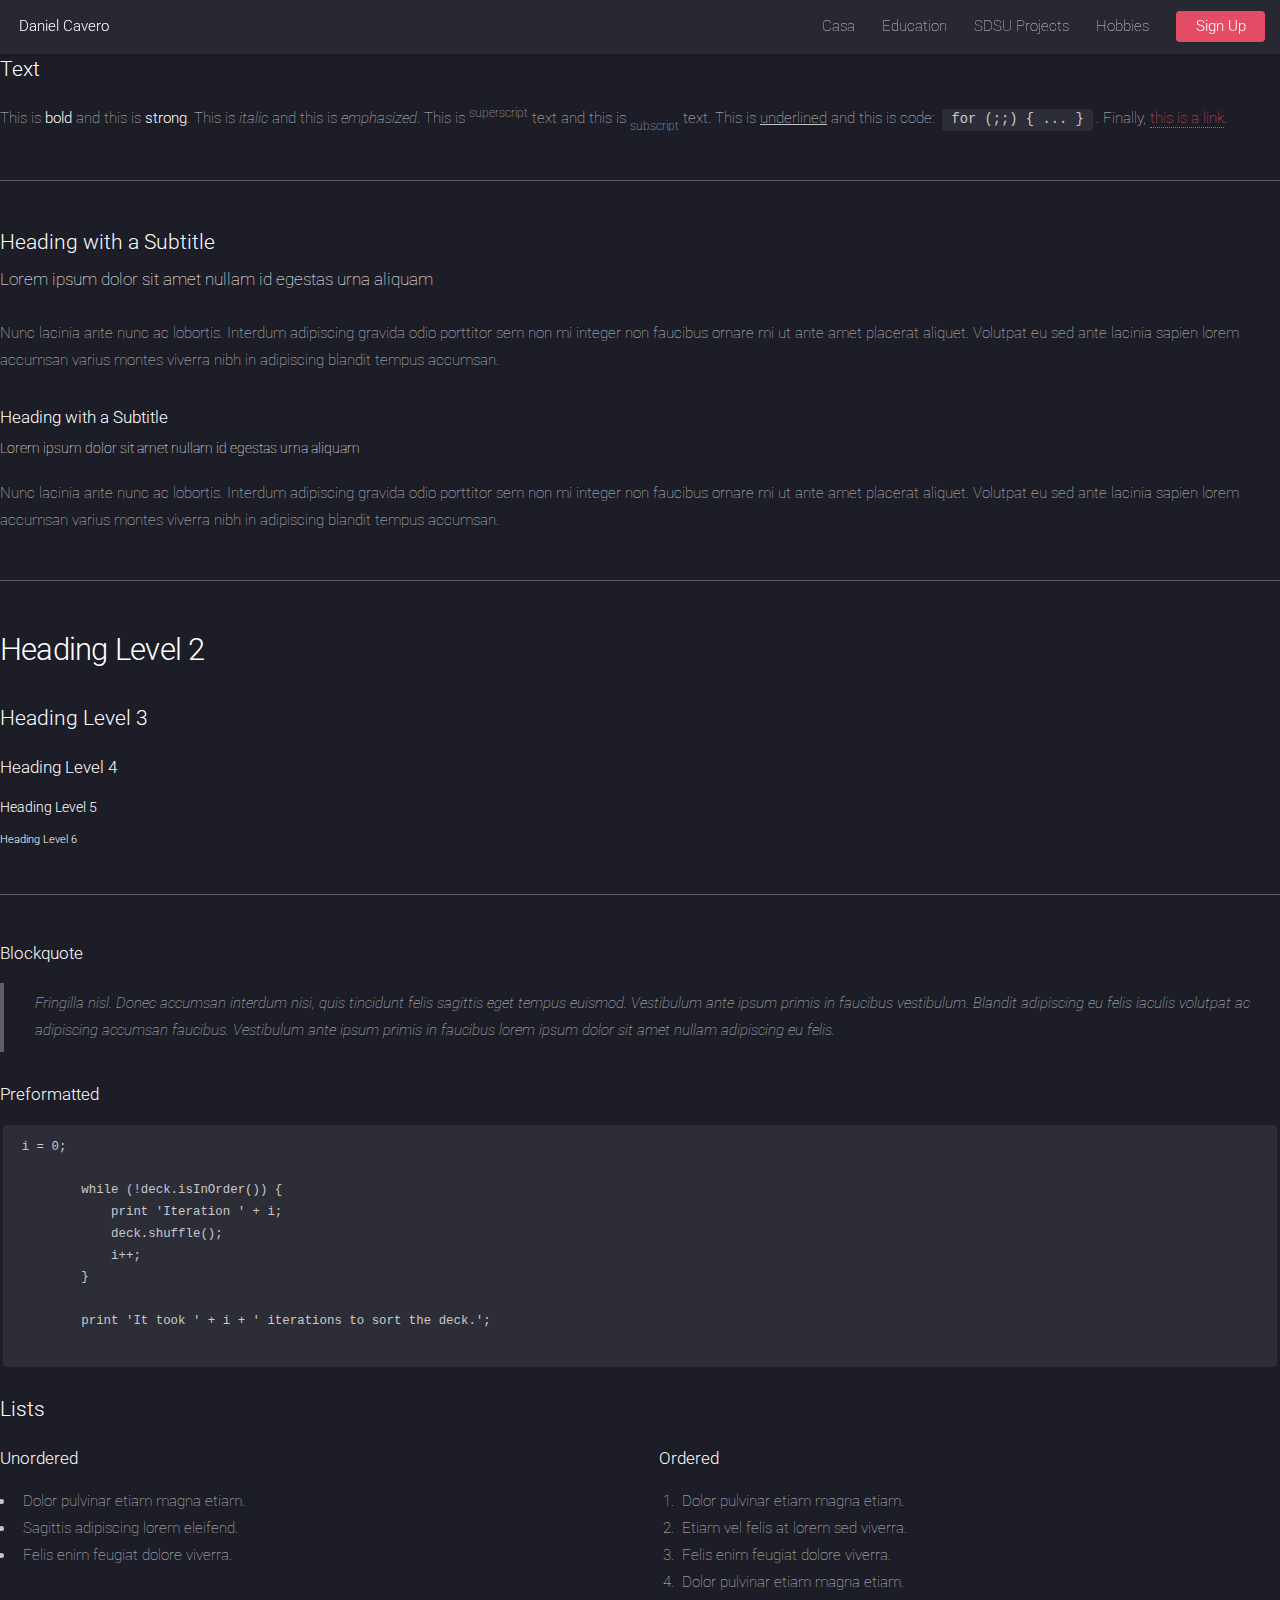
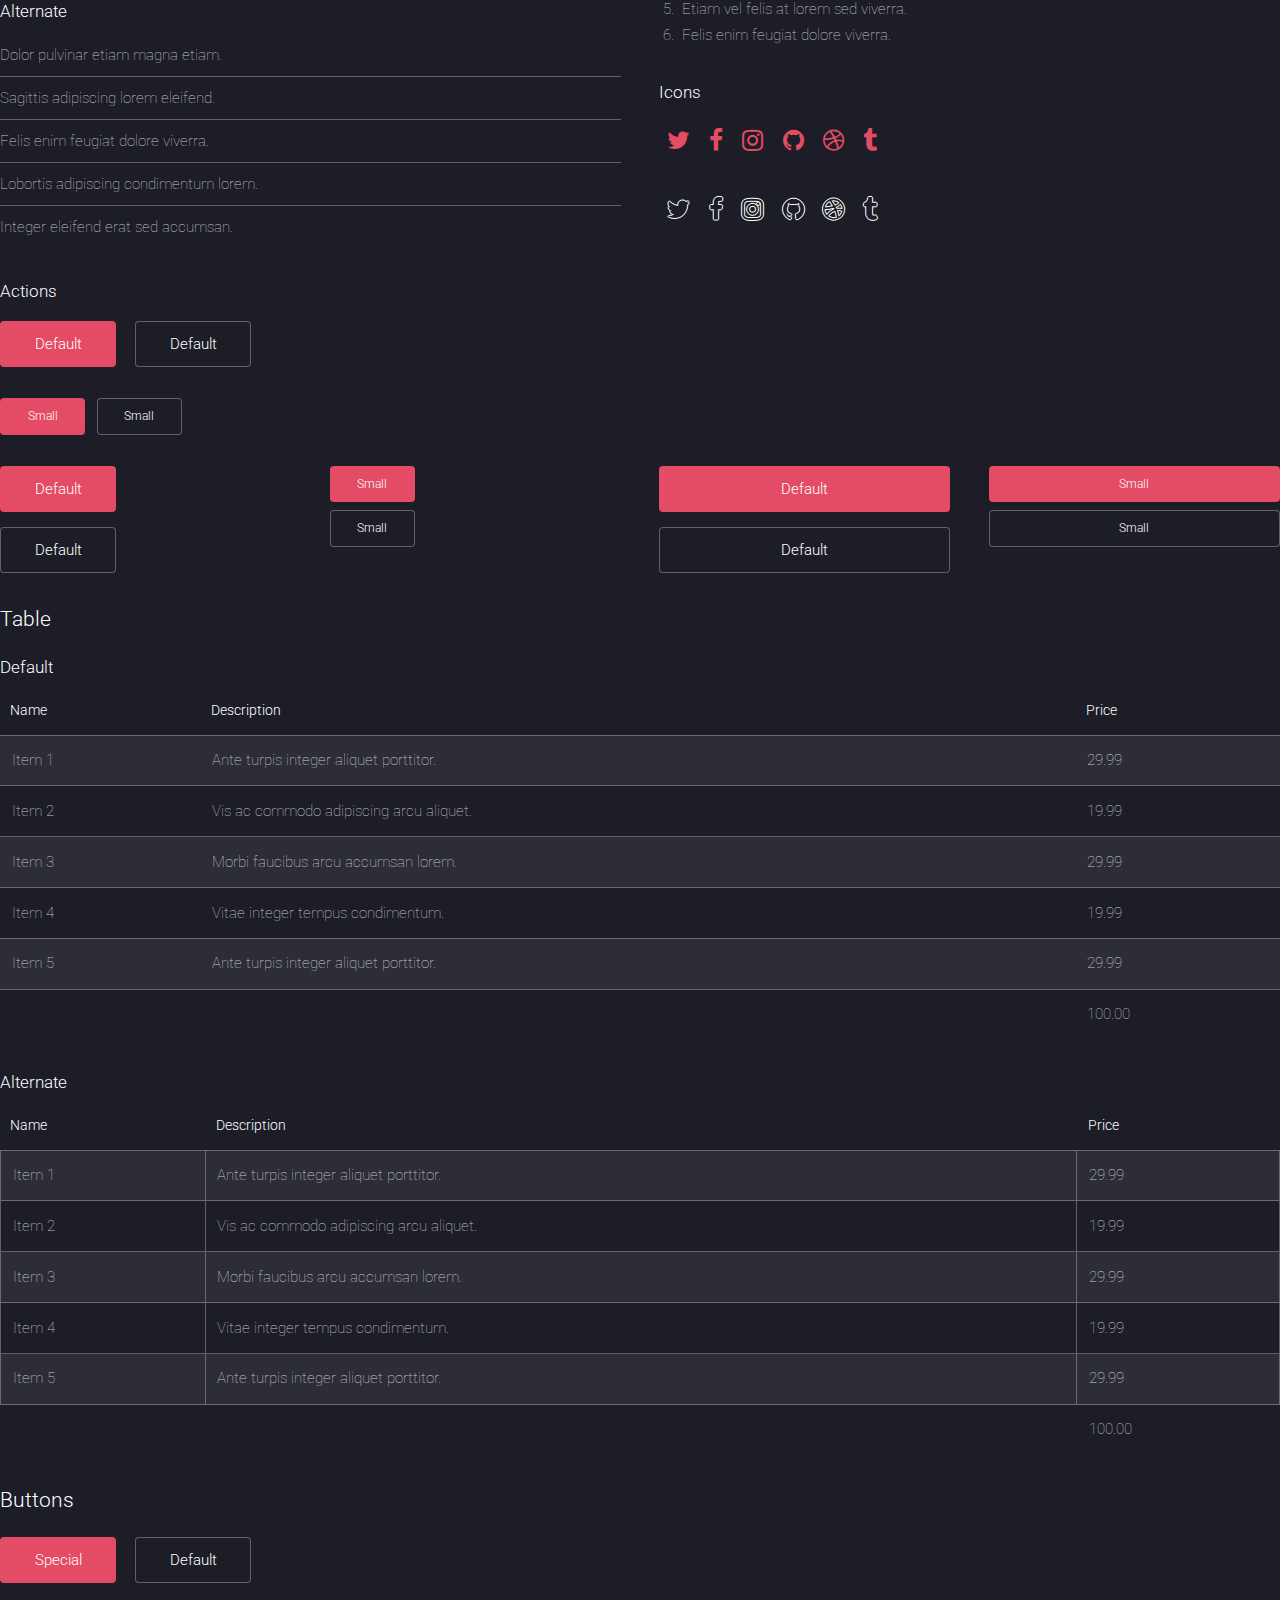
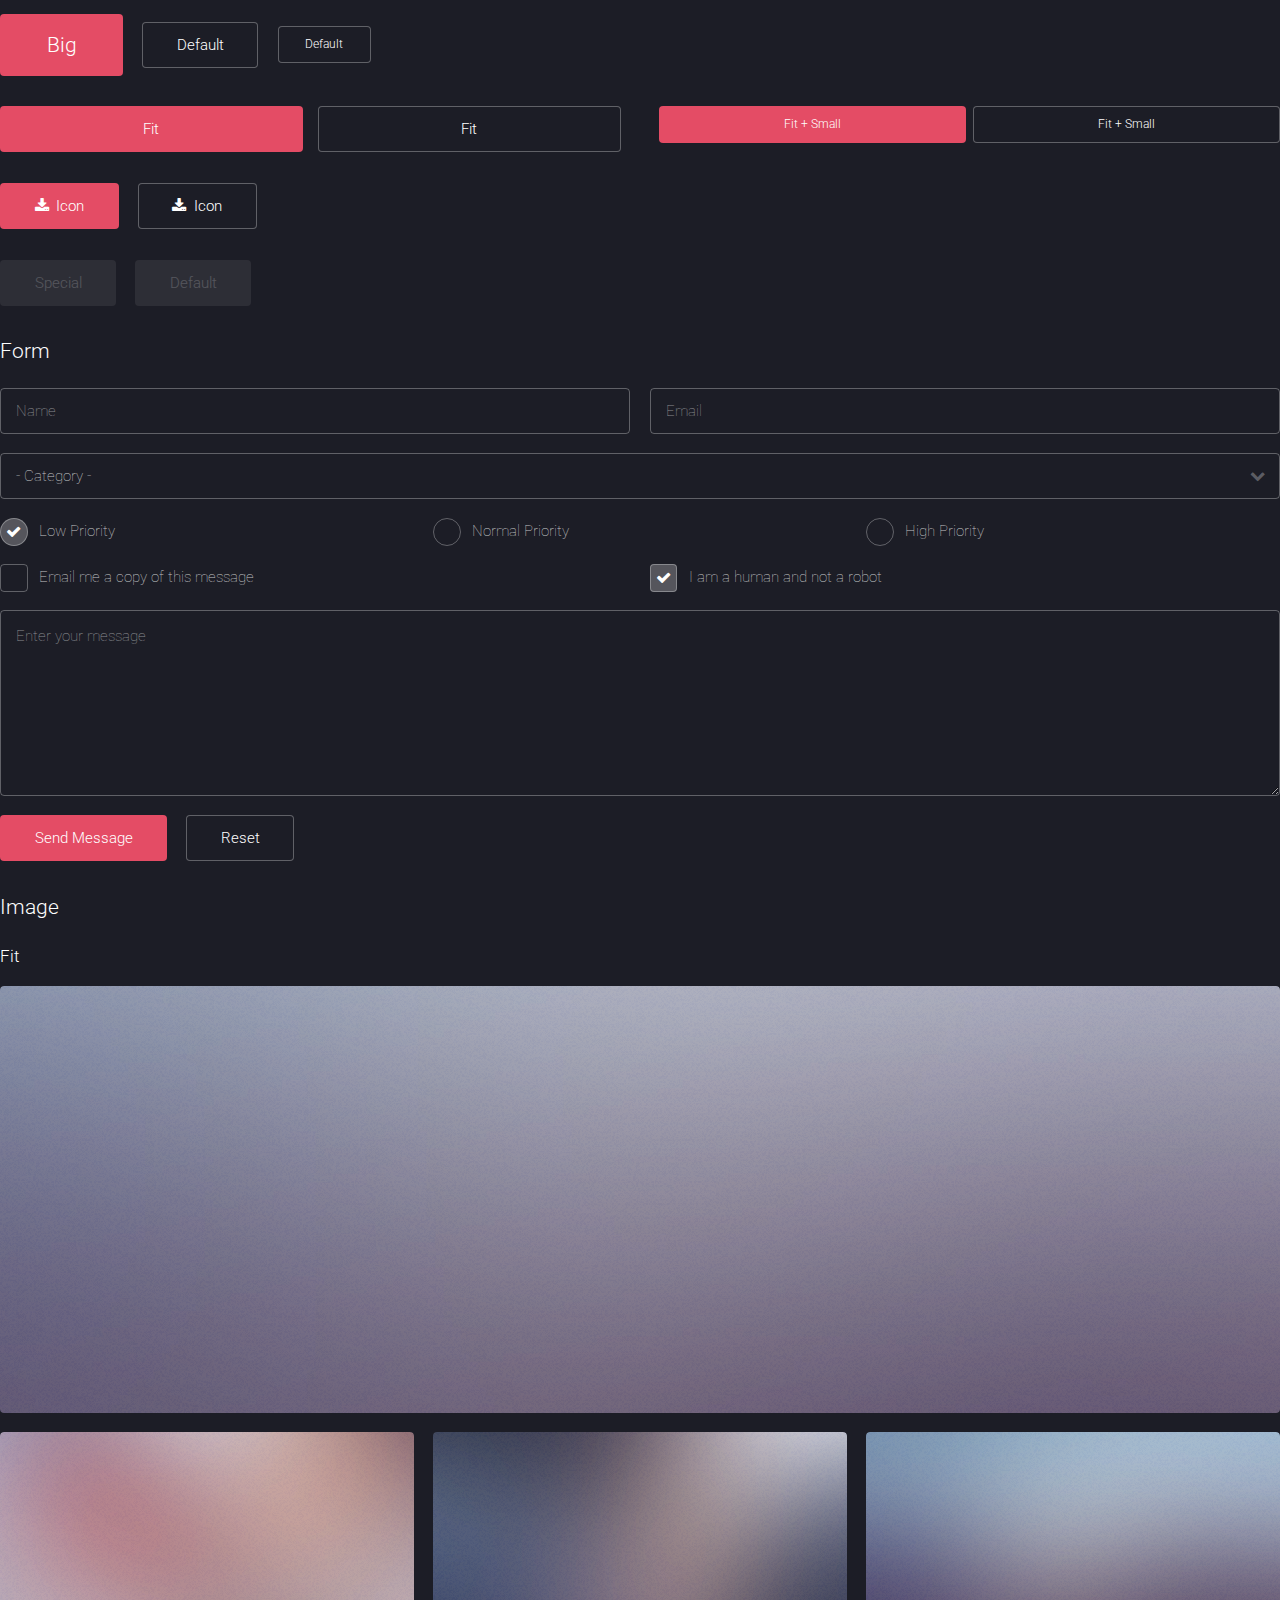
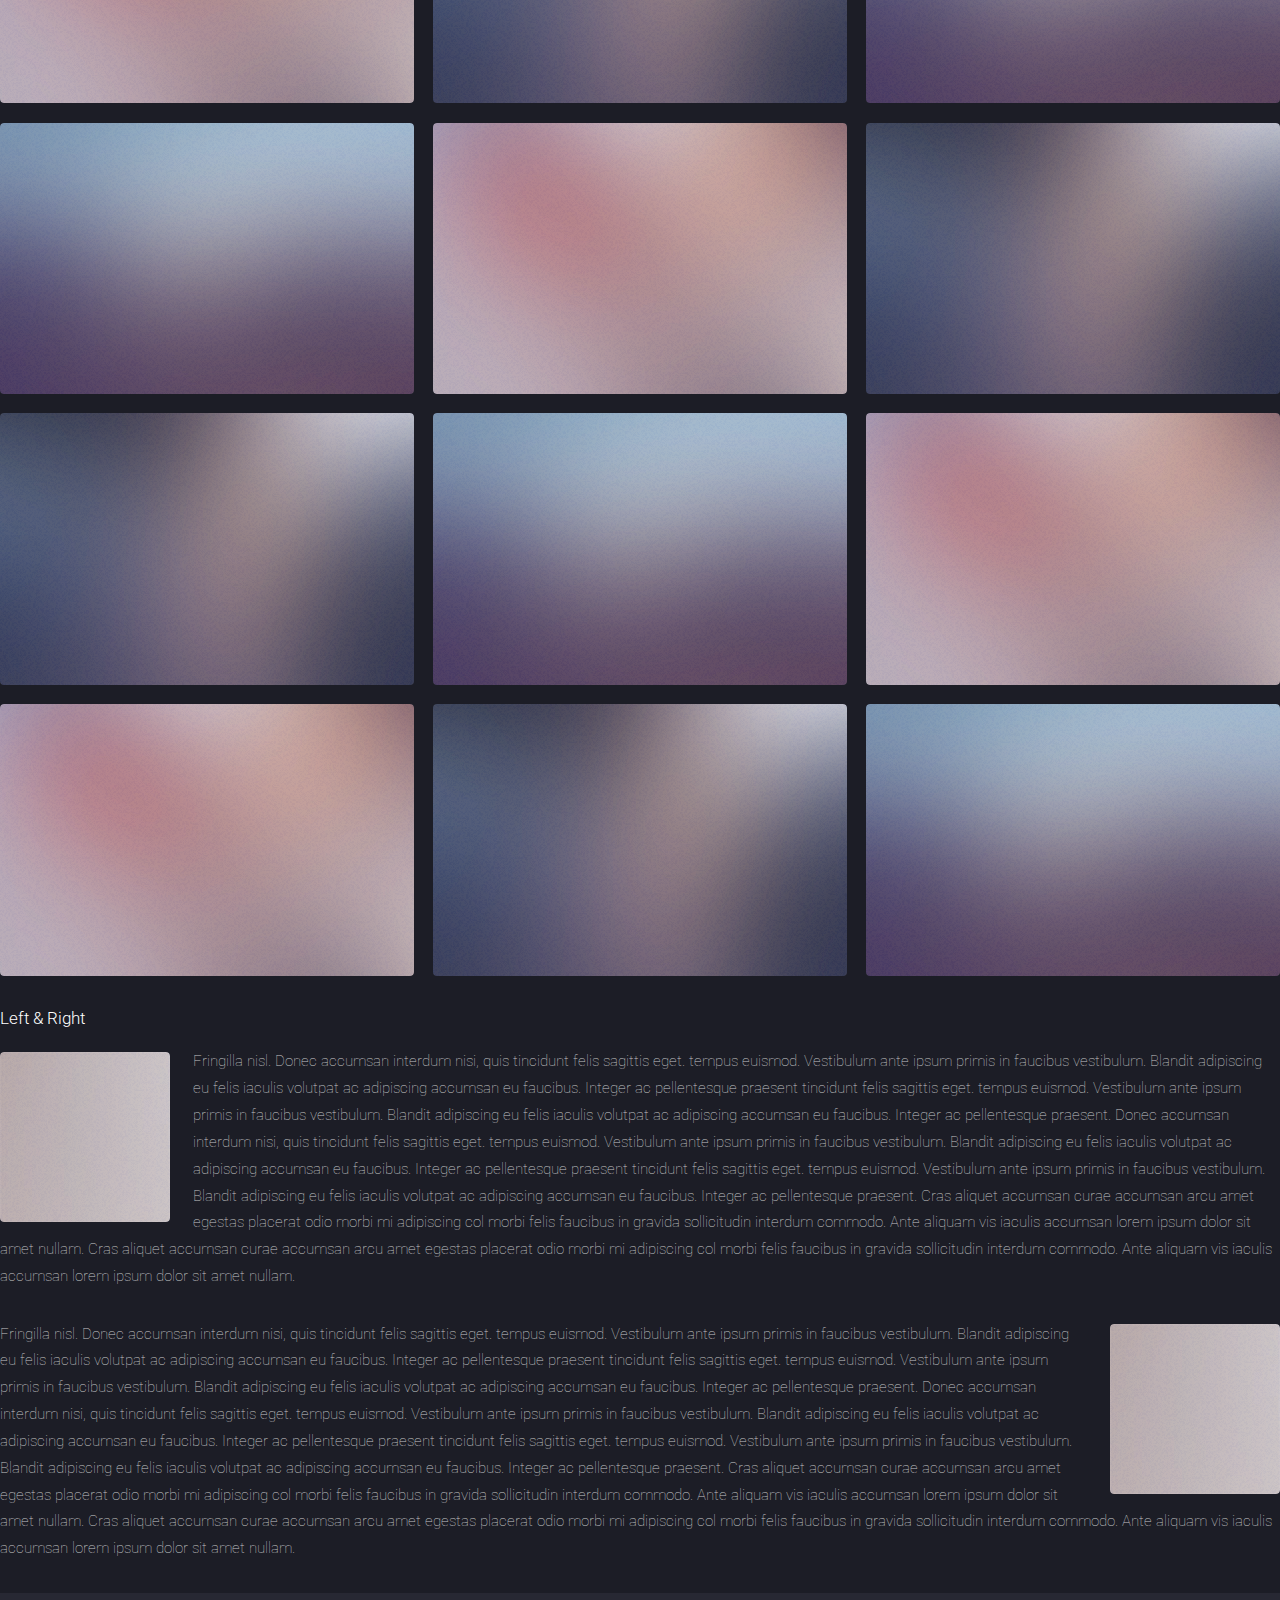
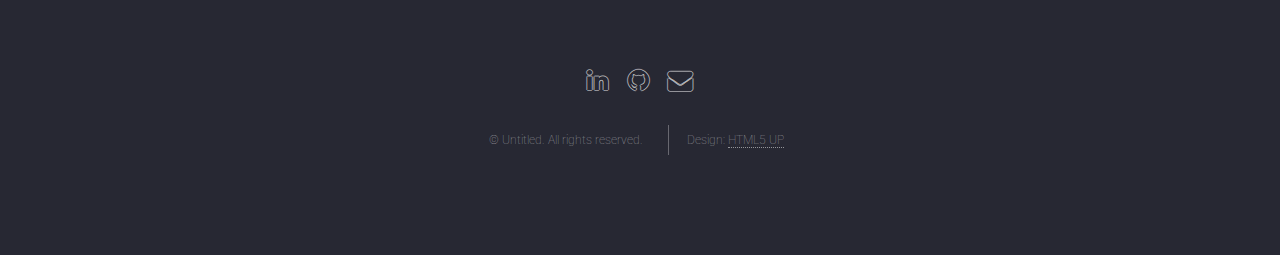
<file: elements.html>
<!DOCTYPE HTML>
<!--
	Landed by HTML5 UP
	html5up.net | @ajlkn
	Free for personal and commercial use under the CCA 3.0 license (html5up.net/license)
-->
<html>
	<head>
		<title>Daniel Cavero</title>
		<meta charset="utf-8" />
		<meta name="viewport" content="width=device-width, initial-scale=1" />
		<!--[if lte IE 8]><script src="assets/js/ie/html5shiv.js"></script><![endif]-->
		<link rel="stylesheet" href="assets/css/main.css" />
		<!--[if lte IE 9]><link rel="stylesheet" href="assets/css/ie9.css" /><![endif]-->
		<!--[if lte IE 8]><link rel="stylesheet" href="assets/css/ie8.css" /><![endif]-->
	</head>
	<body>
		<div id="page-wrapper">

			<!-- Header -->
				<header id="header">
					<h1 id="logo"><a href="index.html">Daniel Cavero</a></h1>
					<nav id="nav">
						<ul>
							<li><a href="index.html">Casa</a></li>
							<li><a href="#">Education</a></li>
							<li>
								<a href="#">SDSU Projects</a>
								<ul>
									<li><a href="#">Ballistic Manufacturing</a></li>
									<li><a href="left-sidebar.html">MEMS Tatoo Sensor</a></li>
									<li><a href="right-sidebar.html">SpaceX Dragon V2 FEA</a></li>
									<li><a href="no-sidebar.html">Formula SAE</a></li>
									<li><a href="elements.html">Elements</a></li>
									<li>
										<a href="#">Websites</a>
										<ul>
											<li><a href="pazyamor.html">ID Check</a></li>
											<li><a href="#">Security cam</a></li>
											<li><a href="#">Other</a></li>
											<li><a href="#">other</a></li>
										</ul>
									</li>
								</ul>
							</li>
							<li><a href="elements.html">Hobbies</a></li>
							<li><a href="#" class="button special">Sign Up</a></li>
						</ul>
					</nav>
				</header>

						<!-- Text -->
							<section>
								<h3>Text</h3>
								<p>This is <b>bold</b> and this is <strong>strong</strong>. This is <i>italic</i> and this is <em>emphasized</em>.
								This is <sup>superscript</sup> text and this is <sub>subscript</sub> text.
								This is <u>underlined</u> and this is code: <code>for (;;) { ... }</code>. Finally, <a href="#">this is a link</a>.</p>

								<hr />

								<header>
									<h3>Heading with a Subtitle</h3>
									<p>Lorem ipsum dolor sit amet nullam id egestas urna aliquam</p>
								</header>
								<p>Nunc lacinia ante nunc ac lobortis. Interdum adipiscing gravida odio porttitor sem non mi integer non faucibus ornare mi ut ante amet placerat aliquet. Volutpat eu sed ante lacinia sapien lorem accumsan varius montes viverra nibh in adipiscing blandit tempus accumsan.</p>
								<header>
									<h4>Heading with a Subtitle</h4>
									<p>Lorem ipsum dolor sit amet nullam id egestas urna aliquam</p>
								</header>
								<p>Nunc lacinia ante nunc ac lobortis. Interdum adipiscing gravida odio porttitor sem non mi integer non faucibus ornare mi ut ante amet placerat aliquet. Volutpat eu sed ante lacinia sapien lorem accumsan varius montes viverra nibh in adipiscing blandit tempus accumsan.</p>

								<hr />

								<h2>Heading Level 2</h2>
								<h3>Heading Level 3</h3>
								<h4>Heading Level 4</h4>
								<h5>Heading Level 5</h5>
								<h6>Heading Level 6</h6>

								<hr />

								<h4>Blockquote</h4>
								<blockquote>Fringilla nisl. Donec accumsan interdum nisi, quis tincidunt felis sagittis eget tempus euismod. Vestibulum ante ipsum primis in faucibus vestibulum. Blandit adipiscing eu felis iaculis volutpat ac adipiscing accumsan faucibus. Vestibulum ante ipsum primis in faucibus lorem ipsum dolor sit amet nullam adipiscing eu felis.</blockquote>

								<h4>Preformatted</h4>
								<pre><code>i = 0;

	while (!deck.isInOrder()) {
	    print 'Iteration ' + i;
	    deck.shuffle();
	    i++;
	}

	print 'It took ' + i + ' iterations to sort the deck.';
	</code></pre>
							</section>

						<!-- Lists -->
							<section>
								<h3>Lists</h3>
								<div class="row">
									<div class="6u 12u(xsmall)">

										<h4>Unordered</h4>
										<ul>
											<li>Dolor pulvinar etiam magna etiam.</li>
											<li>Sagittis adipiscing lorem eleifend.</li>
											<li>Felis enim feugiat dolore viverra.</li>
										</ul>

										<h4>Alternate</h4>
										<ul class="alt">
											<li>Dolor pulvinar etiam magna etiam.</li>
											<li>Sagittis adipiscing lorem eleifend.</li>
											<li>Felis enim feugiat dolore viverra.</li>
											<li>Lobortis adipiscing condimentum lorem.</li>
											<li>Integer eleifend erat sed accumsan.</li>
										</ul>

									</div>
									<div class="6u 12u(xsmall)">

										<h4>Ordered</h4>
										<ol>
											<li>Dolor pulvinar etiam magna etiam.</li>
											<li>Etiam vel felis at lorem sed viverra.</li>
											<li>Felis enim feugiat dolore viverra.</li>
											<li>Dolor pulvinar etiam magna etiam.</li>
											<li>Etiam vel felis at lorem sed viverra.</li>
											<li>Felis enim feugiat dolore viverra.</li>
										</ol>

										<h4>Icons</h4>
										<ul class="icons">
											<li><a href="#" class="icon fa-twitter"><span class="label">Twitter</span></a></li>
											<li><a href="#" class="icon fa-facebook"><span class="label">Facebook</span></a></li>
											<li><a href="#" class="icon fa-instagram"><span class="label">Instagram</span></a></li>
											<li><a href="#" class="icon fa-github"><span class="label">Github</span></a></li>
											<li><a href="#" class="icon fa-dribbble"><span class="label">Dribbble</span></a></li>
											<li><a href="#" class="icon fa-tumblr"><span class="label">Tumblr</span></a></li>
										</ul>
										<ul class="icons">
											<li><a href="#" class="icon alt fa-twitter"><span class="label">Twitter</span></a></li>
											<li><a href="#" class="icon alt fa-facebook"><span class="label">Facebook</span></a></li>
											<li><a href="#" class="icon alt fa-instagram"><span class="label">Instagram</span></a></li>
											<li><a href="#" class="icon alt fa-github"><span class="label">Github</span></a></li>
											<li><a href="#" class="icon alt fa-dribbble"><span class="label">Dribbble</span></a></li>
											<li><a href="#" class="icon alt fa-tumblr"><span class="label">Tumblr</span></a></li>
										</ul>

									</div>
								</div>

								<h4>Actions</h4>
								<ul class="actions">
									<li><a href="#" class="button special">Default</a></li>
									<li><a href="#" class="button">Default</a></li>
								</ul>
								<ul class="actions small">
									<li><a href="#" class="button special small">Small</a></li>
									<li><a href="#" class="button small">Small</a></li>
								</ul>
								<div class="row">
									<div class="3u 6u(medium) 12u$(xsmall)">
										<ul class="actions vertical">
											<li><a href="#" class="button special">Default</a></li>
											<li><a href="#" class="button">Default</a></li>
										</ul>
									</div>
									<div class="3u 6u$(medium) 12u$(xsmall)">
										<ul class="actions vertical small">
											<li><a href="#" class="button special small">Small</a></li>
											<li><a href="#" class="button small">Small</a></li>
										</ul>
									</div>
									<div class="3u 6u(medium) 12u$(xsmall)">
										<ul class="actions vertical">
											<li><a href="#" class="button special fit">Default</a></li>
											<li><a href="#" class="button fit">Default</a></li>
										</ul>
									</div>
									<div class="3u$ 6u$(medium) 12u$(xsmall)">
										<ul class="actions vertical small">
											<li><a href="#" class="button special small fit">Small</a></li>
											<li><a href="#" class="button small fit">Small</a></li>
										</ul>
									</div>
								</div>
							</section>

						<!-- Table -->
							<section>
								<h3>Table</h3>
								<h4>Default</h4>
								<div class="table-wrapper">
									<table>
										<thead>
											<tr>
												<th>Name</th>
												<th>Description</th>
												<th>Price</th>
											</tr>
										</thead>
										<tbody>
											<tr>
												<td>Item 1</td>
												<td>Ante turpis integer aliquet porttitor.</td>
												<td>29.99</td>
											</tr>
											<tr>
												<td>Item 2</td>
												<td>Vis ac commodo adipiscing arcu aliquet.</td>
												<td>19.99</td>
											</tr>
											<tr>
												<td>Item 3</td>
												<td> Morbi faucibus arcu accumsan lorem.</td>
												<td>29.99</td>
											</tr>
											<tr>
												<td>Item 4</td>
												<td>Vitae integer tempus condimentum.</td>
												<td>19.99</td>
											</tr>
											<tr>
												<td>Item 5</td>
												<td>Ante turpis integer aliquet porttitor.</td>
												<td>29.99</td>
											</tr>
										</tbody>
										<tfoot>
											<tr>
												<td colspan="2"></td>
												<td>100.00</td>
											</tr>
										</tfoot>
									</table>
								</div>
								<h4>Alternate</h4>
								<div class="table-wrapper">
									<table class="alt">
										<thead>
											<tr>
												<th>Name</th>
												<th>Description</th>
												<th>Price</th>
											</tr>
										</thead>
										<tbody>
											<tr>
												<td>Item 1</td>
												<td>Ante turpis integer aliquet porttitor.</td>
												<td>29.99</td>
											</tr>
											<tr>
												<td>Item 2</td>
												<td>Vis ac commodo adipiscing arcu aliquet.</td>
												<td>19.99</td>
											</tr>
											<tr>
												<td>Item 3</td>
												<td> Morbi faucibus arcu accumsan lorem.</td>
												<td>29.99</td>
											</tr>
											<tr>
												<td>Item 4</td>
												<td>Vitae integer tempus condimentum.</td>
												<td>19.99</td>
											</tr>
											<tr>
												<td>Item 5</td>
												<td>Ante turpis integer aliquet porttitor.</td>
												<td>29.99</td>
											</tr>
										</tbody>
										<tfoot>
											<tr>
												<td colspan="2"></td>
												<td>100.00</td>
											</tr>
										</tfoot>
									</table>
								</div>
							</section>

						<!-- Buttons -->
							<section>
								<h3>Buttons</h3>
								<ul class="actions">
									<li><a href="#" class="button special">Special</a></li>
									<li><a href="#" class="button">Default</a></li>
								</ul>
								<ul class="actions">
									<li><a href="#" class="button special big">Big</a></li>
									<li><a href="#" class="button">Default</a></li>
									<li><a href="#" class="button small">Default</a></li>
								</ul>
								<div class="row">
									<div class="6u 12u$(xsmall)">
										<ul class="actions fit">
											<li><a href="#" class="button special fit">Fit</a></li>
											<li><a href="#" class="button fit">Fit</a></li>
										</ul>
									</div>
									<div class="6u$ 12u$(xsmall)">
										<ul class="actions fit small">
											<li><a href="#" class="button special fit small">Fit + Small</a></li>
											<li><a href="#" class="button fit small">Fit + Small</a></li>
										</ul>
									</div>
								</div>
								<ul class="actions">
									<li><a href="#" class="button special icon fa-download">Icon</a></li>
									<li><a href="#" class="button icon fa-download">Icon</a></li>
								</ul>
								<ul class="actions">
									<li><span class="button special disabled">Special</span></li>
									<li><span class="button disabled">Default</span></li>
								</ul>
							</section>

						<!-- Form -->
							<section>
								<h3>Form</h3>
								<form method="post" action="#">
									<div class="row uniform 50%">
										<div class="6u 12u$(xsmall)">
											<input type="text" name="name" id="name" value="" placeholder="Name" />
										</div>
										<div class="6u$ 12u$(xsmall)">
											<input type="email" name="email" id="email" value="" placeholder="Email" />
										</div>
										<div class="12u$">
											<div class="select-wrapper">
												<select name="category" id="category">
													<option value="">- Category -</option>
													<option value="1">Manufacturing</option>
													<option value="1">Shipping</option>
													<option value="1">Administration</option>
													<option value="1">Human Resources</option>
												</select>
											</div>
										</div>
										<div class="4u 12u$(medium)">
											<input type="radio" id="priority-low" name="priority" checked>
											<label for="priority-low">Low Priority</label>
										</div>
										<div class="4u 12u$(medium)">
											<input type="radio" id="priority-normal" name="priority">
											<label for="priority-normal">Normal Priority</label>
										</div>
										<div class="4u$ 12u$(medium)">
											<input type="radio" id="priority-high" name="priority">
											<label for="priority-high">High Priority</label>
										</div>
										<div class="6u 12u$(medium)">
											<input type="checkbox" id="copy" name="copy">
											<label for="copy">Email me a copy of this message</label>
										</div>
										<div class="6u$ 12u$(medium)">
											<input type="checkbox" id="human" name="human" checked>
											<label for="human">I am a human and not a robot</label>
										</div>
										<div class="12u$">
											<textarea name="message" id="message" placeholder="Enter your message" rows="6"></textarea>
										</div>
										<div class="12u$">
											<ul class="actions">
												<li><input type="submit" value="Send Message" class="special" /></li>
												<li><input type="reset" value="Reset" /></li>
											</ul>
										</div>
									</div>
								</form>
							</section>

						<!-- Image -->
							<section>
								<h3>Image</h3>
								<h4>Fit</h4>
								<div class="box alt">
									<div class="row 50% uniform">
										<div class="12u$"><span class="image fit"><img src="images/pic07.jpg" alt="" /></span></div>
										<div class="4u  6u(xsmall)"><span class="image fit"><img src="images/pic02.jpg" alt="" /></span></div>
										<div class="4u  6u$(xsmall)"><span class="image fit"><img src="images/pic03.jpg" alt="" /></span></div>
										<div class="4u$ 6u(xsmall)"><span class="image fit"><img src="images/pic04.jpg" alt="" /></span></div>
										<div class="4u  6u$(xsmall)"><span class="image fit"><img src="images/pic04.jpg" alt="" /></span></div>
										<div class="4u  6u(xsmall)"><span class="image fit"><img src="images/pic02.jpg" alt="" /></span></div>
										<div class="4u$ 6u$(xsmall)"><span class="image fit"><img src="images/pic03.jpg" alt="" /></span></div>
										<div class="4u  6u(xsmall)"><span class="image fit"><img src="images/pic03.jpg" alt="" /></span></div>
										<div class="4u  6u$(xsmall)"><span class="image fit"><img src="images/pic04.jpg" alt="" /></span></div>
										<div class="4u$ 6u(xsmall)"><span class="image fit"><img src="images/pic02.jpg" alt="" /></span></div>
										<div class="4u  6u$(xsmall)"><span class="image fit"><img src="images/pic02.jpg" alt="" /></span></div>
										<div class="4u  6u(xsmall)"><span class="image fit"><img src="images/pic03.jpg" alt="" /></span></div>
										<div class="4u$ 6u$(xsmall)"><span class="image fit"><img src="images/pic04.jpg" alt="" /></span></div>
									</div>
								</div>

								<h4>Left &amp; Right</h4>
								<p><span class="image left"><img src="images/pic08.jpg" alt="" /></span>Fringilla nisl. Donec accumsan interdum nisi, quis tincidunt felis sagittis eget. tempus euismod. Vestibulum ante ipsum primis in faucibus vestibulum. Blandit adipiscing eu felis iaculis volutpat ac adipiscing accumsan eu faucibus. Integer ac pellentesque praesent tincidunt felis sagittis eget. tempus euismod. Vestibulum ante ipsum primis in faucibus vestibulum. Blandit adipiscing eu felis iaculis volutpat ac adipiscing accumsan eu faucibus. Integer ac pellentesque praesent. Donec accumsan interdum nisi, quis tincidunt felis sagittis eget. tempus euismod. Vestibulum ante ipsum primis in faucibus vestibulum. Blandit adipiscing eu felis iaculis volutpat ac adipiscing accumsan eu faucibus. Integer ac pellentesque praesent tincidunt felis sagittis eget. tempus euismod. Vestibulum ante ipsum primis in faucibus vestibulum. Blandit adipiscing eu felis iaculis volutpat ac adipiscing accumsan eu faucibus. Integer ac pellentesque praesent. Cras aliquet accumsan curae accumsan arcu amet egestas placerat odio morbi mi adipiscing col morbi felis faucibus in gravida sollicitudin interdum commodo. Ante aliquam vis iaculis accumsan lorem ipsum dolor sit amet nullam. Cras aliquet accumsan curae accumsan arcu amet egestas placerat odio morbi mi adipiscing col morbi felis faucibus in gravida sollicitudin interdum commodo. Ante aliquam vis iaculis accumsan lorem ipsum dolor sit amet nullam.</p>
								<p><span class="image right"><img src="images/pic08.jpg" alt="" /></span>Fringilla nisl. Donec accumsan interdum nisi, quis tincidunt felis sagittis eget. tempus euismod. Vestibulum ante ipsum primis in faucibus vestibulum. Blandit adipiscing eu felis iaculis volutpat ac adipiscing accumsan eu faucibus. Integer ac pellentesque praesent tincidunt felis sagittis eget. tempus euismod. Vestibulum ante ipsum primis in faucibus vestibulum. Blandit adipiscing eu felis iaculis volutpat ac adipiscing accumsan eu faucibus. Integer ac pellentesque praesent. Donec accumsan interdum nisi, quis tincidunt felis sagittis eget. tempus euismod. Vestibulum ante ipsum primis in faucibus vestibulum. Blandit adipiscing eu felis iaculis volutpat ac adipiscing accumsan eu faucibus. Integer ac pellentesque praesent tincidunt felis sagittis eget. tempus euismod. Vestibulum ante ipsum primis in faucibus vestibulum. Blandit adipiscing eu felis iaculis volutpat ac adipiscing accumsan eu faucibus. Integer ac pellentesque praesent. Cras aliquet accumsan curae accumsan arcu amet egestas placerat odio morbi mi adipiscing col morbi felis faucibus in gravida sollicitudin interdum commodo. Ante aliquam vis iaculis accumsan lorem ipsum dolor sit amet nullam. Cras aliquet accumsan curae accumsan arcu amet egestas placerat odio morbi mi adipiscing col morbi felis faucibus in gravida sollicitudin interdum commodo. Ante aliquam vis iaculis accumsan lorem ipsum dolor sit amet nullam.</p>
							</section>

					</div>
				</div>

			<!-- Footer -->
				<footer id="footer">
					<ul class="icons">
						<li><a href="https://www.linkedin.com/in/caverodaniel" class="icon alt fa-linkedin"><span class="label">LinkedIn</span></a></li>
						<li><a href="#" class="icon alt fa-github"><span class="label">GitHub</span></a></li>
						<li><a href="#" class="icon alt fa-envelope"><span class="label">Email</span></a></li>
					<ul class="copyright">
						<li>&copy; Untitled. All rights reserved.</li><li>Design: <a href="http://html5up.net">HTML5 UP</a></li>
					</ul>
				</footer>

		</div>

		<!-- Scripts -->
			<script src="assets/js/jquery.min.js"></script>
			<script src="assets/js/jquery.scrolly.min.js"></script>
			<script src="assets/js/jquery.dropotron.min.js"></script>
			<script src="assets/js/jquery.scrollex.min.js"></script>
			<script src="assets/js/skel.min.js"></script>
			<script src="assets/js/util.js"></script>
			<!--[if lte IE 8]><script src="assets/js/ie/respond.min.js"></script><![endif]-->
			<script src="assets/js/main.js"></script>

	</body>
</html>
</file>
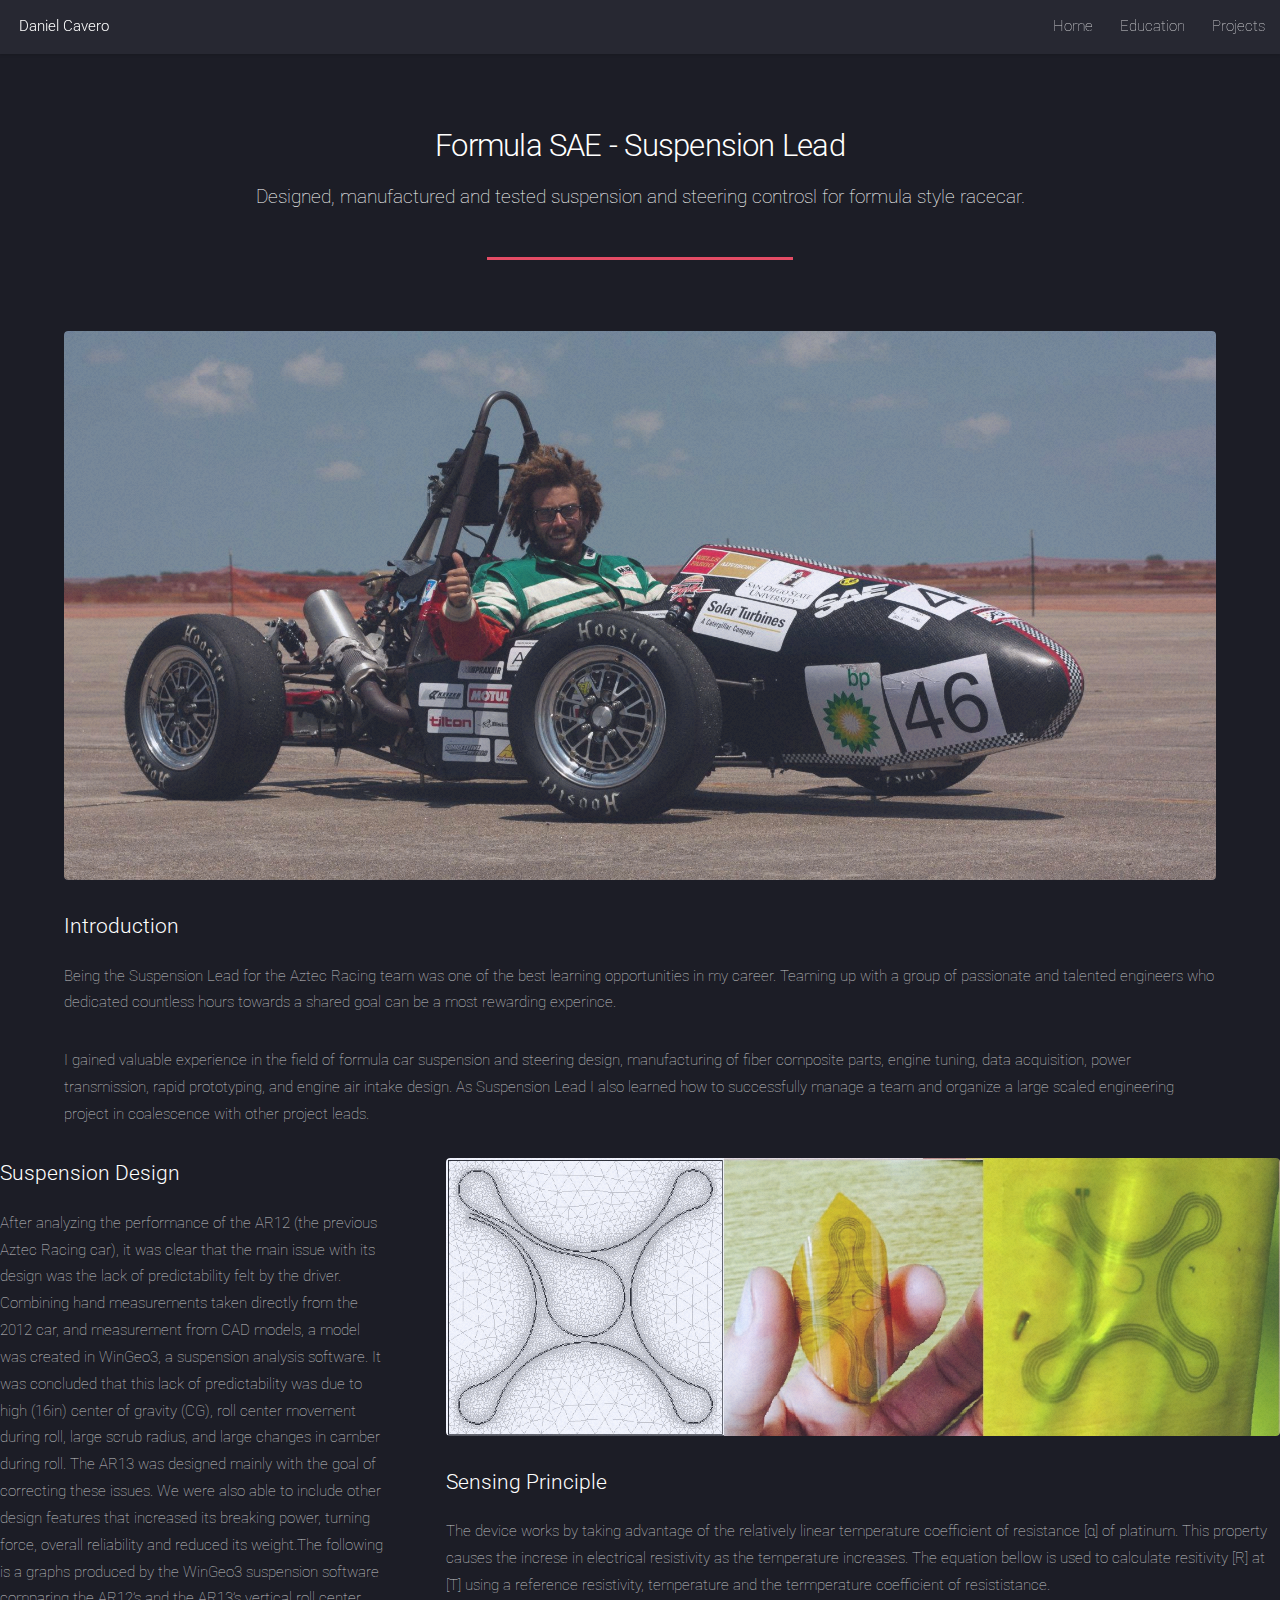
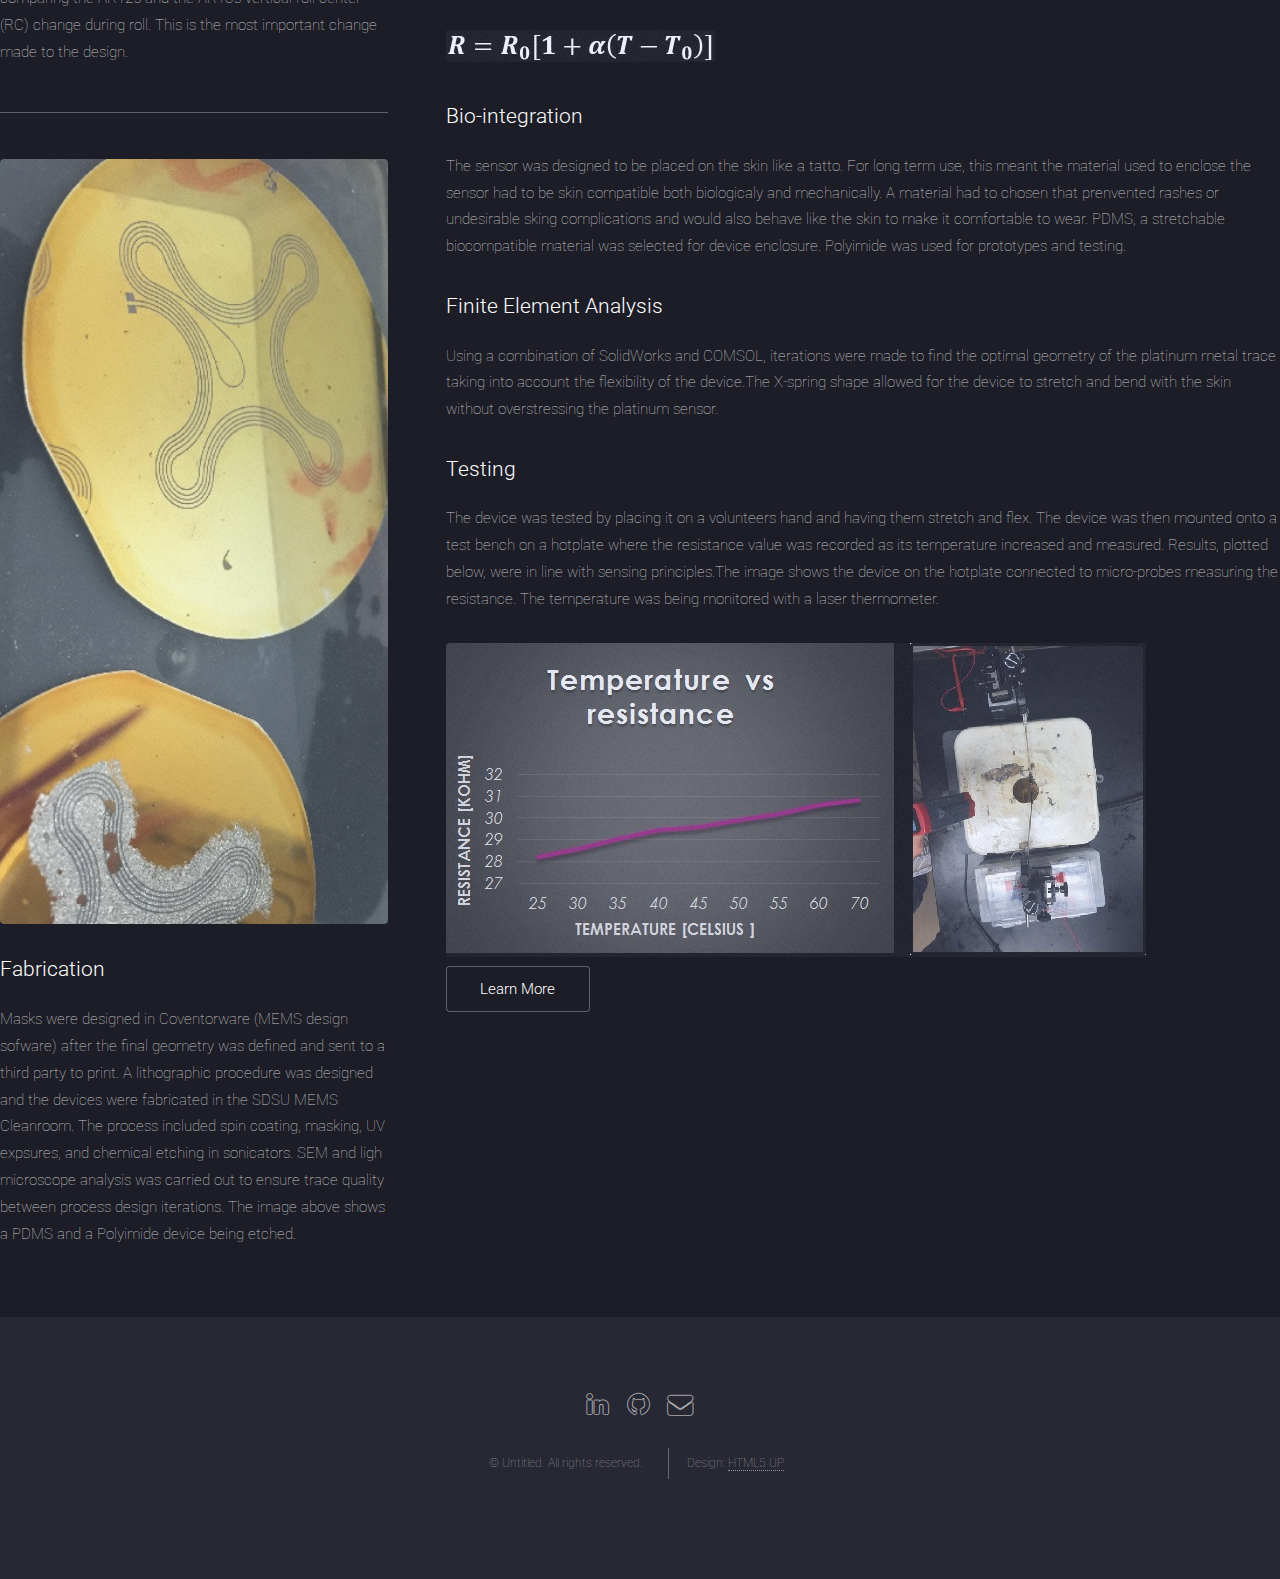
<file: FSAE.html>
<!DOCTYPE HTML>
<!--
	Landed by HTML5 UP
	html5up.net | @ajlkn
	Free for personal and commercial use under the CCA 3.0 license (html5up.net/license)
-->
<html>
	<head>
		<title>Daniel Cavero</title>
		<meta charset="utf-8" />
		<meta name="viewport" content="width=device-width, initial-scale=1" />
		<!--[if lte IE 8]><script src="assets/js/ie/html5shiv.js"></script><![endif]-->
		<link rel="stylesheet" href="assets/css/main.css" />
		<!--[if lte IE 9]><link rel="stylesheet" href="assets/css/ie9.css" /><![endif]-->
		<!--[if lte IE 8]><link rel="stylesheet" href="assets/css/ie8.css" /><![endif]-->
	</head>
	<body>
		<div id="page-wrapper">

			<!-- Header -->
				<header id="header">
					<h1 id="logo"><a href="index.html">Daniel Cavero</a></h1>
					<nav id="nav">
						<ul>
							<li><a href="index.html">Home</a></li>
							<li><a href="#">Education</a></li>
							<li>
								<a href="#">Projects</a>
								<ul>
									<!--<li><a href="BallisticManufacturing.html">Ballistic Manufacturing</a></li>-->
									<li><a href="MEMSTattoo.html">MEMS Tattoo Sensor</a></li>
									<!--<li><a href="SpaceXDV2.html">SpaceX Dragon V2 FEA</a></li>-->
									<!--<li><a href="FSAE.html">Formula SAE</a></li>-->
									<li>
										<a href="#">Websites</a>
										<ul>
											<li><a href="pazyamor.html">ID Check</a></li>
											<li><a href="#">Security cam</a></li>
											<!--<li><a href="#">Other</a></li>-->
										</ul>
									</li>
								</ul>
							</li>
						</ul>
					</nav>
				</header>


			<!-- Main -->
				<div id="main" class="wrapper style1">
					<div class="container">
						<header class="major">
							<h2>Formula SAE - Suspension Lead </h2>
							<p>Designed, manufactured and tested suspension and steering controsl for formula style racecar. </p>
						</header>

						<!-- Content -->
							<section id="content">
								<a href="#" class="image fit"><img src="images/AR13.jpg" alt="" /></a>
								<h3>Introduction </h3>
								<p>Being the Suspension Lead for the Aztec Racing team was one of the best learning opportunities in my career. Teaming up with a group of passionate and talented engineers who dedicated countless hours towards a shared goal can be a most rewarding experince. </p>
								<p>I gained valuable experience in the field of formula car suspension and steering design, manufacturing of fiber composite parts, engine tuning, data acquisition, power transmission, rapid prototyping, and engine air intake design. As Suspension Lead I also learned how to successfully manage a team and organize a large scaled engineering project in coalescence with other project leads.</p>
							</section>
				
				</div>

						<div class="row 150%">
							<div class="4u 12u$(medium)">

								<!-- Sidebar -->
									<section id="sidebar">
										<section>
											<h3>Suspension Design</h3>
											<p>After analyzing the performance of the AR12 (the previous Aztec Racing car), it was clear that the main issue with its design was the lack of predictability felt by the driver. Combining hand measurements taken directly from the 2012 car, and measurement from CAD models, a model was created in WinGeo3, a suspension analysis software. It was concluded that this lack of predictability was due to high (16in) center of gravity (CG), roll center movement during roll, large scrub radius, and large changes in camber during roll. The AR13 was designed mainly with the goal of correcting these issues. We were also able to include other design features that increased its breaking power, turning force, overall reliability and reduced its weight.The following is a graphs produced by the WinGeo3 suspension software comparing the AR12’s and the AR13’s vertical roll center (RC) change during roll. This is the most important change made to the design. </p>
											<footer>
												<ul class="actions">
													<!-- The button bellow could show more of the FEA pics as pop-ups
													<li><a href="#" class="button">Learn More</a></li> -->
												</ul>
											</footer>
										</section>
										<hr />
										<section>
											<a href="#" class="image fit"><img src="images/pdms-polyimide-wafers.jpg" alt="" /></a>
											<h3>Fabrication</h3>
											<p> Masks were designed in Coventorware (MEMS design sofware) after the final geometry was defined and sent to a third party to print. A lithographic procedure was designed and the devices were fabricated in the SDSU MEMS Cleanroom. The process included spin coating, masking, UV expsures, and chemical etching in sonicators. SEM and ligh microscope analysis was carried out to ensure trace quality between process design iterations. The image above shows a PDMS and a Polyimide device being etched. </p>
										</section>
									</section>

							</div>
							<div class="8u$ 12u$(medium) important(medium)">

								<!-- Content -->
									<section id="content">
										<a href="#" class="image fit"><img src="images/FSTS-mesh-pdms-polyimide.jpg" alt="" /></a>
										<h3>Sensing Principle</h3>
										<p>The device works by taking advantage of the relatively linear temperature coefficient of resistance [α]  of platinum. This property causes the increse in electrical resistivity as the temperature increases. The equation bellow is used to calculate resitivity [R] at [T] using a reference resistivity, temperature and the termperature coefficient of resististance. </p>
										<a href="#" class="image"><img src="images/temperaturecoefficient.JPG" alt="" /></a>
										<p></p>
										<h3>Bio-integration</h3>
										<p>The sensor was designed to be placed on the skin like a tatto. For long term use, this meant the material used to enclose the sensor had to be skin compatible both biologicaly and mechanically. A material had to chosen that prenvented rashes or undesirable sking complications and would also behave like the skin to make it comfortable to wear. PDMS, a stretchable biocompatible material was selected for device enclosure. Polyimide was used for prototypes and testing.</p>
										<h3>Finite Element Analysis</h3>
										<p>Using a combination of SolidWorks and COMSOL, iterations were made to find the optimal geometry of the platinum metal trace taking into account the flexibility of the device.The X-spring shape allowed for the device to stretch and bend with the skin without overstressing the platinum sensor.</p>
										<h3>Testing</h3>
										<p>The device was tested by placing it on a volunteers hand and having them stretch and flex. The device was then mounted onto a test bench on a hotplate where the resistance value was recorded as its temperature increased and measured. Results, plotted below, were in line with sensing principles.The image shows the device on the hotplate connected to micro-probes measuring the resistance. The temperature was being monitored with a laser thermometer. </p>
										<a href="#" class="image"><img src="images/temptest.jpg" alt="" /></a>
										<p><a href="#" class="button">Learn More</a></p>
									</section>

							</div>
						</div>
					</div>
			

			
			<!-- Footer -->
				<footer id="footer">
					<ul class="icons">
						<li><a href="https://www.linkedin.com/in/caverodaniel" class="icon alt fa-linkedin"><span class="label">LinkedIn</span></a></li>
						<li><a href="#" class="icon alt fa-github"><span class="label">GitHub</span></a></li>
						<li><a href="#" class="icon alt fa-envelope"><span class="label">Email</span></a></li>
					<ul class="copyright">
						<li>&copy; Untitled. All rights reserved.</li><li>Design: <a href="http://html5up.net">HTML5 UP</a></li>
					</ul>
				</footer>

		</div>

		<!-- Scripts -->
			<script src="assets/js/jquery.min.js"></script>
			<script src="assets/js/jquery.scrolly.min.js"></script>
			<script src="assets/js/jquery.dropotron.min.js"></script>
			<script src="assets/js/jquery.scrollex.min.js"></script>
			<script src="assets/js/skel.min.js"></script>
			<script src="assets/js/util.js"></script>
			<!--[if lte IE 8]><script src="assets/js/ie/respond.min.js"></script><![endif]-->
			<script src="assets/js/main.js"></script>

	</body>
</html>
</file>
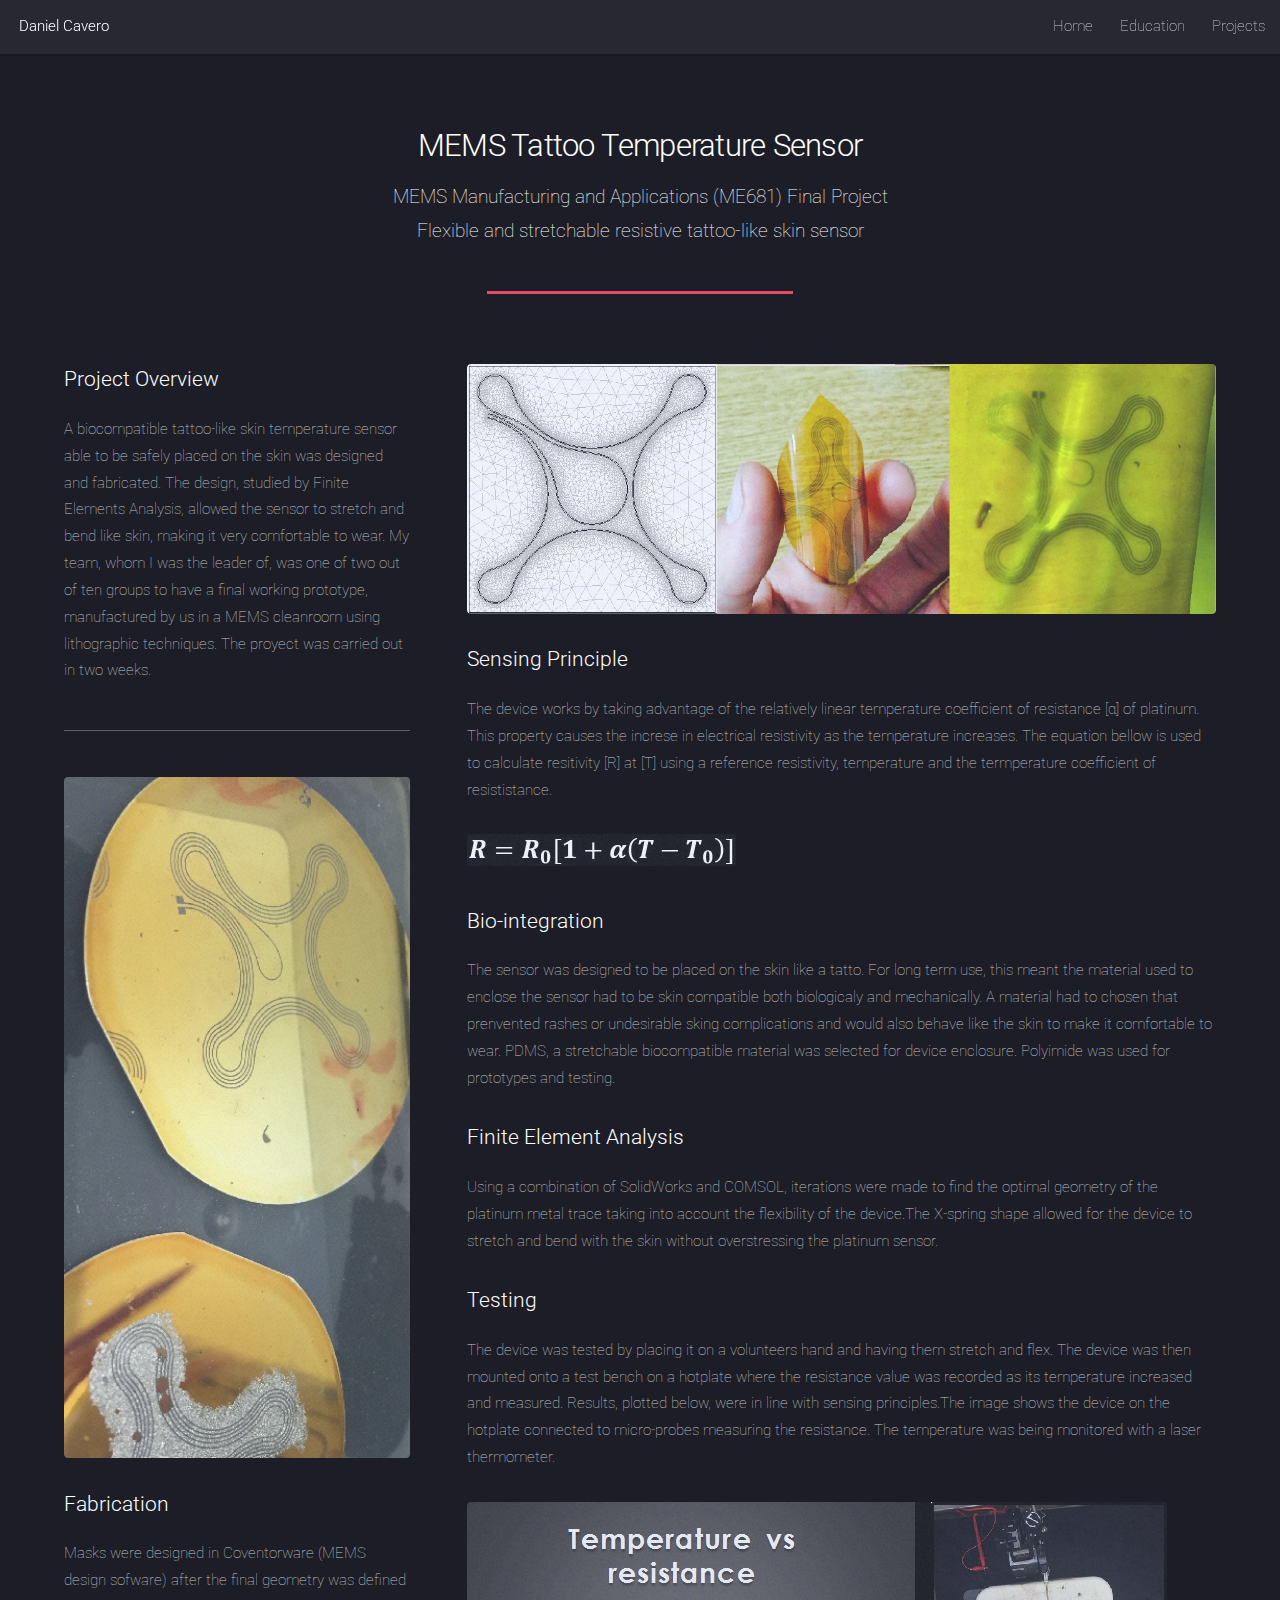
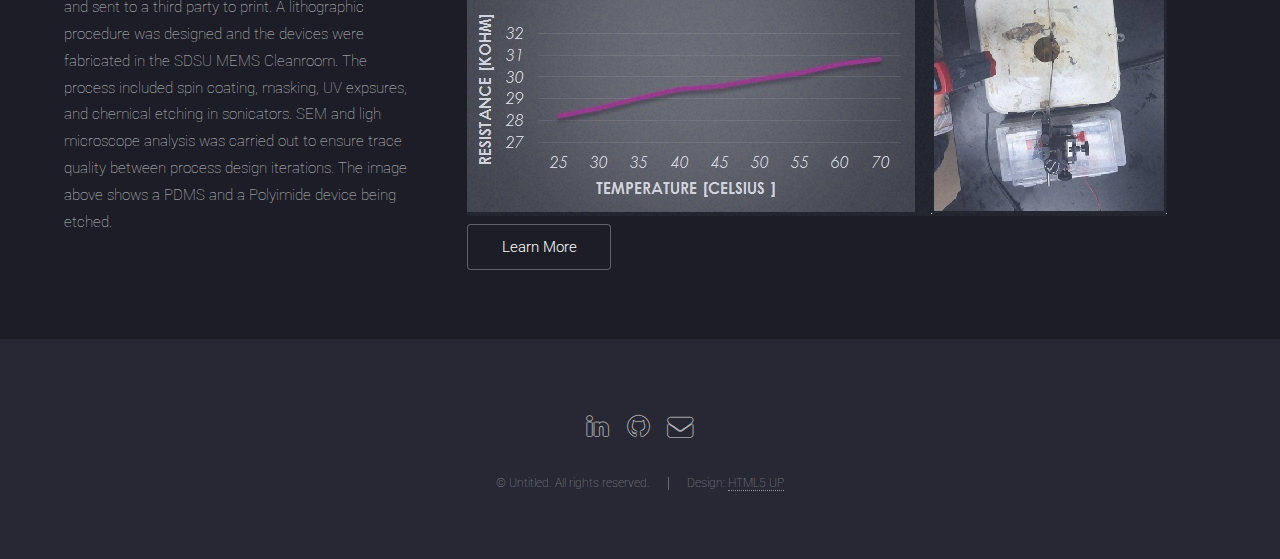
<file: MEMSTattoo.html>
<!DOCTYPE HTML>
<!--
	Landed by HTML5 UP
	html5up.net | @ajlkn
	Free for personal and commercial use under the CCA 3.0 license (html5up.net/license)
-->
<html>
	<head>
		<title>Daniel Cavero</title>
		<meta charset="utf-8" />
		<meta name="viewport" content="width=device-width, initial-scale=1" />
		<!--[if lte IE 8]><script src="assets/js/ie/html5shiv.js"></script><![endif]-->
		<link rel="stylesheet" href="assets/css/main.css" />
		<!--[if lte IE 9]><link rel="stylesheet" href="assets/css/ie9.css" /><![endif]-->
		<!--[if lte IE 8]><link rel="stylesheet" href="assets/css/ie8.css" /><![endif]-->
	</head>
	<body class="Daniel Cavero">
		<div id="page-wrapper">

			<!-- Header -->
				<header id="header">
					<h1 id="logo"><a href="index.html">Daniel Cavero</a></h1>
					<nav id="nav">
						<ul>
							<li><a href="index.html">Home</a></li>
							<li><a href="#">Education</a></li>
							<li>
								<a href="#">Projects</a>
								<ul>
									<li><a href="BallisticManufacturing.html">Ballistic Manufacturing</a></li>
									<li>
										<a href="#">Websites</a>
										<ul>
											<li><a href="pazyamor.html">ID Check</a></li>
											<!--<li><a href="#">Security cam</a></li>-->
											<!--<li><a href="#">Other</a></li>-->
										</ul>
									</li>
								</ul>
							</li>
							<!--<li><a href="elements.html">Hobbies</a></li>
							<li><a href="#" class="button special">Sign Up</a></li>-->
						</ul>
					</nav>
				</header>

			<!-- Main -->
				<div id="main" class="wrapper style1">
					<div class="container">
						<header class="major">
							<h2>MEMS Tattoo Temperature Sensor</h2>
							<p>MEMS Manufacturing and Applications (ME681) Final Project <br />
							Flexible and stretchable resistive tattoo-like skin sensor</p>
						</header>
						<div class="row 150%">
							<div class="4u 12u$(medium)">

								<!-- Sidebar -->
									<section id="sidebar">
										<section>
											<h3>Project Overview </h3>
											<p>A biocompatible tattoo-like skin temperature sensor able to be safely placed on the skin was designed and fabricated. The design, studied by Finite Elements Analysis, allowed the sensor to stretch and bend like skin, making it very comfortable to wear. My team, whom I was the leader of, was one of two out of ten groups to have a final working prototype, manufactured by us in a MEMS cleanroom using lithographic techniques. The proyect was carried out in two weeks. </p>
											<footer>
												<ul class="actions">
													<!-- The button bellow could show more of the FEA pics as pop-ups
													<li><a href="#" class="button">Learn More</a></li> -->
												</ul>
											</footer>
										</section>
										<hr />
										<section>
											<a href="#" class="image fit"><img src="images/pdms-polyimide-wafers.jpg" alt="" /></a>
											<h3>Fabrication</h3>
											<p> Masks were designed in Coventorware (MEMS design sofware) after the final geometry was defined and sent to a third party to print. A lithographic procedure was designed and the devices were fabricated in the SDSU MEMS Cleanroom. The process included spin coating, masking, UV expsures, and chemical etching in sonicators. SEM and ligh microscope analysis was carried out to ensure trace quality between process design iterations. The image above shows a PDMS and a Polyimide device being etched. </p>
										</section>
									</section>

							</div>
							<div class="8u$ 12u$(medium) important(medium)">

								<!-- Content -->
									<section id="content">
										<a href="#" class="image fit"><img src="images/FSTS-mesh-pdms-polyimide.jpg" alt="" /></a>
										<h3>Sensing Principle</h3>
										<p>The device works by taking advantage of the relatively linear temperature coefficient of resistance [α]  of platinum. This property causes the increse in electrical resistivity as the temperature increases. The equation bellow is used to calculate resitivity [R] at [T] using a reference resistivity, temperature and the termperature coefficient of resististance. </p>
										<a href="#" class="image"><img src="images/temperaturecoefficient.JPG" alt="" /></a>
										<p></p>
										<h3>Bio-integration</h3>
										<p>The sensor was designed to be placed on the skin like a tatto. For long term use, this meant the material used to enclose the sensor had to be skin compatible both biologicaly and mechanically. A material had to chosen that prenvented rashes or undesirable sking complications and would also behave like the skin to make it comfortable to wear. PDMS, a stretchable biocompatible material was selected for device enclosure. Polyimide was used for prototypes and testing.</p>
										<h3>Finite Element Analysis</h3>
										<p>Using a combination of SolidWorks and COMSOL, iterations were made to find the optimal geometry of the platinum metal trace taking into account the flexibility of the device.The X-spring shape allowed for the device to stretch and bend with the skin without overstressing the platinum sensor.</p>
										<h3>Testing</h3>
										<p>The device was tested by placing it on a volunteers hand and having them stretch and flex. The device was then mounted onto a test bench on a hotplate where the resistance value was recorded as its temperature increased and measured. Results, plotted below, were in line with sensing principles.The image shows the device on the hotplate connected to micro-probes measuring the resistance. The temperature was being monitored with a laser thermometer. </p>
										<a href="#" class="image"><img src="images/temptest.jpg" alt="" /></a>
										<p><a href="#" class="button">Learn More</a></p>
									</section>

							</div>
						</div>
					</div>
				</div>

			<!-- Footer -->
				<footer id="footer">
					<ul class="icons">
						<li><a href="https://www.linkedin.com/in/caverodaniel" class="icon alt fa-linkedin"><span class="label">LinkedIn</span></a></li>
						<li><a href="#" class="icon alt fa-github"><span class="label">GitHub</span></a></li>
						<li><a href="#" class="icon alt fa-envelope"><span class="label">Email</span></a></li>
					</ul>
					<ul class="copyright">
						<li>&copy; Untitled. All rights reserved.</li><li>Design: <a href="http://html5up.net">HTML5 UP</a></li>
					</ul>
				</footer>

		</div>

		<!-- Scripts -->
			<script src="assets/js/jquery.min.js"></script>
			<script src="assets/js/jquery.scrolly.min.js"></script>
			<script src="assets/js/jquery.dropotron.min.js"></script>
			<script src="assets/js/jquery.scrollex.min.js"></script>
			<script src="assets/js/skel.min.js"></script>
			<script src="assets/js/util.js"></script>
			<!--[if lte IE 8]><script src="assets/js/ie/respond.min.js"></script><![endif]-->
			<script src="assets/js/main.js"></script>

	</body>
</html>
</file>
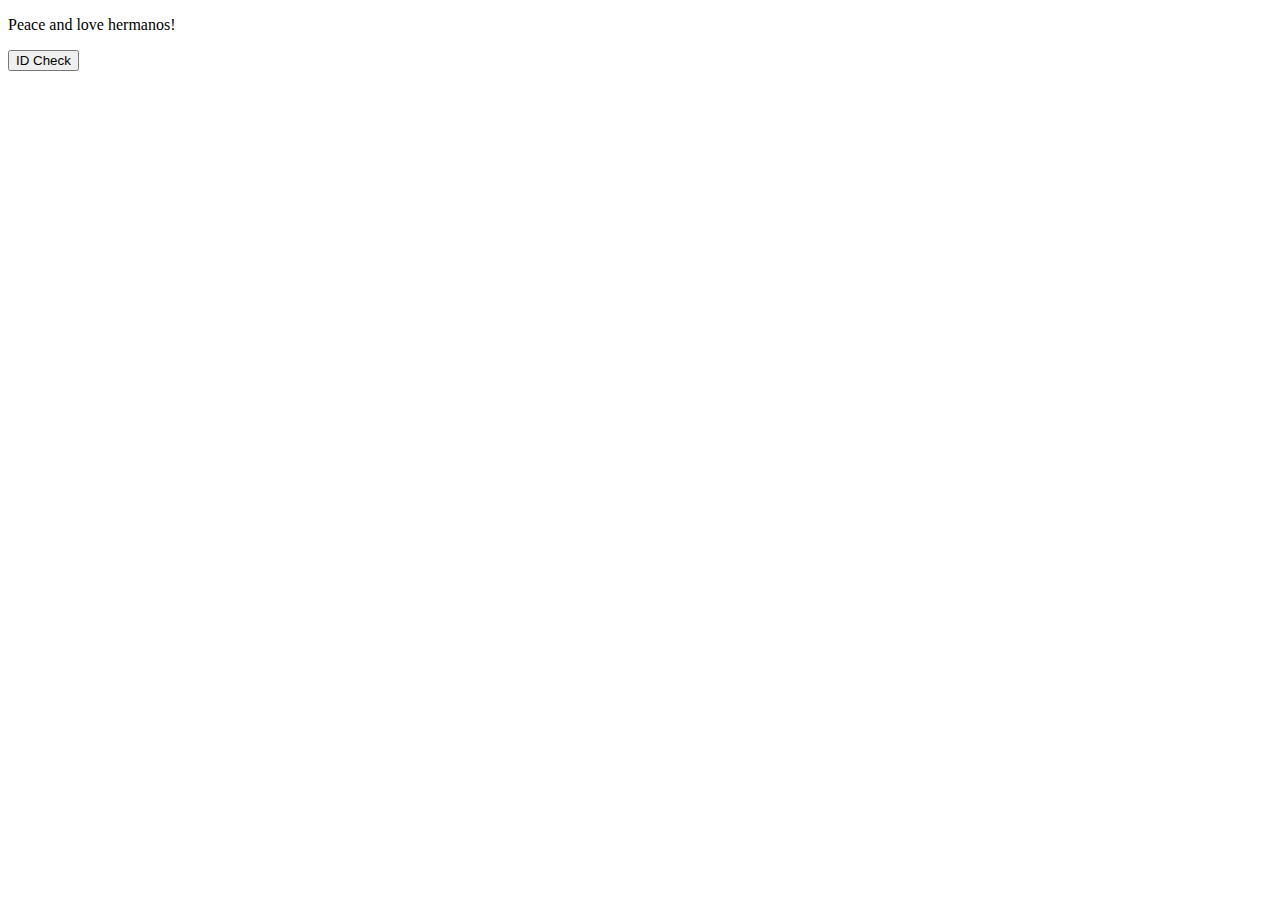
<file: pazyamor.html>
<!DOCTYPE html>
<html>
  	<head>
		<title>Simple Page</title>
    </head>
	<body>
        <p>Peace and love hermanos! </p>
        <button onclick="IDcheck()">ID Check</button>
    </body>

<!-- Scripts -->
    <script type="text/javascript" src="questions.js"></script>
    
</html>
</file>
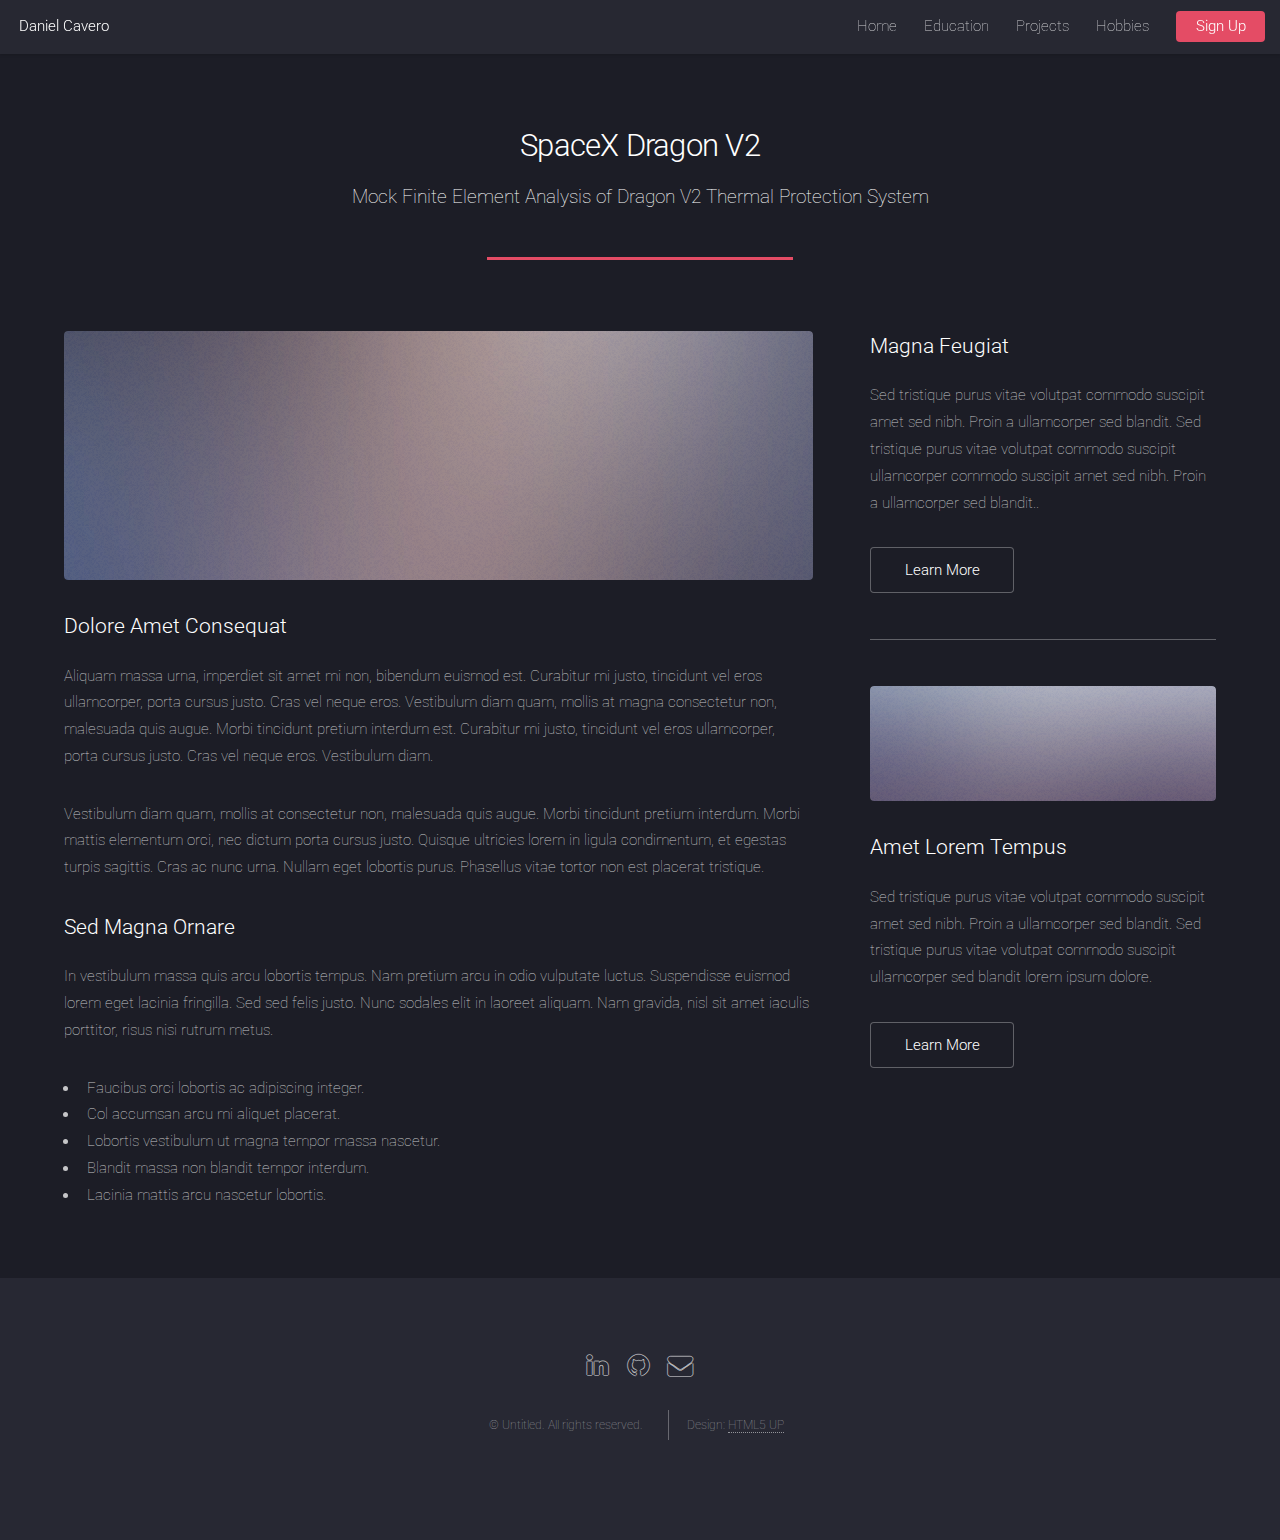
<file: SpaceXDV2.html>
<!DOCTYPE HTML>
<!--
	Landed by HTML5 UP
	html5up.net | @ajlkn
	Free for personal and commercial use under the CCA 3.0 license (html5up.net/license)
-->
<html>
	<head>
		<title>Daniel Cavero</title>
		<meta charset="utf-8" />
		<meta name="viewport" content="width=device-width, initial-scale=1" />
		<!--[if lte IE 8]><script src="assets/js/ie/html5shiv.js"></script><![endif]-->
		<link rel="stylesheet" href="assets/css/main.css" />
		<!--[if lte IE 9]><link rel="stylesheet" href="assets/css/ie9.css" /><![endif]-->
		<!--[if lte IE 8]><link rel="stylesheet" href="assets/css/ie8.css" /><![endif]-->
	</head>
	<body>
		<div id="page-wrapper">

			<!-- Header -->
				<header id="header">
					<h1 id="logo"><a href="index.html">Daniel Cavero</a></h1>
					<nav id="nav">
						<ul>
							<li><a href="index.html">Home</a></li>
							<li><a href="#">Education</a></li>
							<li>
								<a href="#">Projects</a>
								<ul>
									<!--<li><a href="BallisticManufacturing.html">Ballistic Manufacturing</a></li>-->
									<li><a href="MEMSTattoo.html">MEMS Tattoo Sensor</a></li>
									<!--<li><a href="SpaceXDV2.html">SpaceX Dragon V2 FEA</a></li>-->
									<!--<li><a href="FSAE.html">Formula SAE</a></li>-->
									<li>
										<a href="#">Websites</a>
										<ul>
											<li><a href="pazyamor.html">ID Check</a></li>
											<!--<li><a href="#">Security cam</a></li>-->
											<!--<li><a href="#">Other</a></li>-->
										</ul>
									</li>
								</ul>
							</li>
							<li><a href="elements.html">Hobbies</a></li>
							<li><a href="#" class="button special">Sign Up</a></li>
						</ul>
					</nav>
				</header>


			<!-- Main -->
				<div id="main" class="wrapper style1">
					<div class="container">
						<header class="major">
							<h2>SpaceX Dragon V2</h2>
							<p>Mock Finite Element Analysis of Dragon V2 Thermal Protection System</p>
						</header>
						<div class="row 150%">
							<div class="8u 12u$(medium)">

								<!-- Content -->
									<section id="content">
										<a href="#" class="image fit"><img src="images/pic06.jpg" alt="" /></a>
										<h3>Dolore Amet Consequat</h3>
										<p>Aliquam massa urna, imperdiet sit amet mi non, bibendum euismod est. Curabitur mi justo, tincidunt vel eros ullamcorper, porta cursus justo. Cras vel neque eros. Vestibulum diam quam, mollis at magna consectetur non, malesuada quis augue. Morbi tincidunt pretium interdum est. Curabitur mi justo, tincidunt vel eros ullamcorper, porta cursus justo. Cras vel neque eros. Vestibulum diam.</p>
										<p>Vestibulum diam quam, mollis at consectetur non, malesuada quis augue. Morbi tincidunt pretium interdum. Morbi mattis elementum orci, nec dictum porta cursus justo. Quisque ultricies lorem in ligula condimentum, et egestas turpis sagittis. Cras ac nunc urna. Nullam eget lobortis purus. Phasellus vitae tortor non est placerat tristique.</p>
										<h3>Sed Magna Ornare</h3>
										<p>In vestibulum massa quis arcu lobortis tempus. Nam pretium arcu in odio vulputate luctus. Suspendisse euismod lorem eget lacinia fringilla. Sed sed felis justo. Nunc sodales elit in laoreet aliquam. Nam gravida, nisl sit amet iaculis porttitor, risus nisi rutrum metus.</p>
										<ul>
											<li>Faucibus orci lobortis ac adipiscing integer.</li>
											<li>Col accumsan arcu mi aliquet placerat.</li>
											<li>Lobortis vestibulum ut magna tempor massa nascetur.</li>
											<li>Blandit massa non blandit tempor interdum.</li>
											<li>Lacinia mattis arcu nascetur lobortis.</li>
										</ul>
									</section>

							</div>
							<div class="4u$ 12u$(medium)">

								<!-- Sidebar -->
									<section id="sidebar">
										<section>
											<h3>Magna Feugiat</h3>
											<p>Sed tristique purus vitae volutpat commodo suscipit amet sed nibh. Proin a ullamcorper sed blandit. Sed tristique purus vitae volutpat commodo suscipit ullamcorper commodo suscipit amet sed nibh. Proin a ullamcorper sed blandit..</p>
											<footer>
												<ul class="actions">
													<li><a href="#" class="button">Learn More</a></li>
												</ul>
											</footer>
										</section>
										<hr />
										<section>
											<a href="#" class="image fit"><img src="images/pic07.jpg" alt="" /></a>
											<h3>Amet Lorem Tempus</h3>
											<p>Sed tristique purus vitae volutpat commodo suscipit amet sed nibh. Proin a ullamcorper sed blandit. Sed tristique purus vitae volutpat commodo suscipit ullamcorper sed blandit lorem ipsum dolore.</p>
											<footer>
												<ul class="actions">
													<li><a href="#" class="button">Learn More</a></li>
												</ul>
											</footer>
										</section>
									</section>

							</div>
						</div>
					</div>
				</div>

			<!-- Footer -->
				<footer id="footer">
					<ul class="icons">
						<li><a href="https://www.linkedin.com/in/caverodaniel" class="icon alt fa-linkedin"><span class="label">LinkedIn</span></a></li>
						<li><a href="#" class="icon alt fa-github"><span class="label">GitHub</span></a></li>
						<li><a href="#" class="icon alt fa-envelope"><span class="label">Email</span></a></li>
					<ul class="copyright">
						<li>&copy; Untitled. All rights reserved.</li><li>Design: <a href="http://html5up.net">HTML5 UP</a></li>
					</ul>
				</footer>

		</div>

		<!-- Scripts -->
			<script src="assets/js/jquery.min.js"></script>
			<script src="assets/js/jquery.scrolly.min.js"></script>
			<script src="assets/js/jquery.dropotron.min.js"></script>
			<script src="assets/js/jquery.scrollex.min.js"></script>
			<script src="assets/js/skel.min.js"></script>
			<script src="assets/js/util.js"></script>
			<!--[if lte IE 8]><script src="assets/js/ie/respond.min.js"></script><![endif]-->
			<script src="assets/js/main.js"></script>

	</body>
</html>
</file>
<file: assets/css/ie9.css>
/*
	Landed by HTML5 UP
	html5up.net | @ajlkn
	Free for personal and commercial use under the CCA 3.0 license (html5up.net/license)
*/

/* Loader */

	body.landing:before, body.landing:after {
		display: none !important;
	}

/* Icon */

	.icon.alt {
		color: inherit !important;
	}

	.icon.major.alt:before {
		color: #ffffff !important;
	}

/* Banner */

	#banner:after {
		background-color: rgba(23, 24, 32, 0.95);
	}

/* Footer */

	#footer .icons .icon.alt:before {
		color: #ffffff !important;
	}
</file>
<file: assets/css/ie8.css>
/*
	Landed by HTML5 UP
	html5up.net | @ajlkn
	Free for personal and commercial use under the CCA 3.0 license (html5up.net/license)
*/

/* Basic */

	body {
		color: #ffffff;
	}

	body, html, #page-wrapper {
		height: 100%;
	}

	blockquote {
		border-left: solid 4px #606067;
	}

	code {
		background: #32333b;
	}

	hr {
		border-bottom: solid 1px #606067;
	}

/* Icon */

	.icon.major {
		-ms-behavior: url("assets/js/ie/PIE.htc");
	}

/* Image */

	.image {
		position: relative;
		-ms-behavior: url("assets/js/ie/PIE.htc");
	}

		.image:before {
			display: none;
		}

		.image img {
			position: relative;
			-ms-behavior: url("assets/js/ie/PIE.htc");
		}

/* Form */

	input[type="text"],
	input[type="password"],
	input[type="email"],
	select,
	textarea {
		position: relative;
		-ms-behavior: url("assets/js/ie/PIE.htc");
	}

		input[type="text"]:focus,
		input[type="password"]:focus,
		input[type="email"]:focus,
		select:focus,
		textarea:focus {
			-ms-behavior: url("assets/js/ie/PIE.htc");
		}

	input[type="text"],
	input[type="password"],
	input[type="email"] {
		line-height: 3em;
	}

	input[type="checkbox"],
	input[type="radio"] {
		font-size: 3em;
	}

		input[type="checkbox"] + label:before,
		input[type="radio"] + label:before {
			display: none;
		}

/* Table */

	table tbody tr {
		border: solid 1px #606067;
	}

	table thead {
		border-bottom: solid 1px #606067;
	}

	table tfoot {
		border-top: solid 1px #606067;
	}

	table.alt tbody tr td {
		border: solid 1px #606067;
	}

/* Button */

	input[type="submit"],
	input[type="reset"],
	input[type="button"],
	.button {
		border: solid 1px #ffffff !important;
	}

		input[type="submit"].special,
		input[type="reset"].special,
		input[type="button"].special,
		.button.special {
			border: 0 !important;
		}

/* Goto Next */

	.goto-next {
		display: none;
	}

/* Spotlight */

	.spotlight {
		height: 100%;
	}

		.spotlight .content {
			background: #272833;
		}

/* Wrapper */

	.wrapper.style2 input[type="text"]:focus,
	.wrapper.style2 input[type="password"]:focus,
	.wrapper.style2 input[type="email"]:focus,
	.wrapper.style2 select:focus,
	.wrapper.style2 textarea:focus {
		border-color: #ffffff;
	}

	.wrapper.style2 input[type="submit"].special:hover, .wrapper.style2 input[type="submit"].special:active,
	.wrapper.style2 input[type="reset"].special:hover,
	.wrapper.style2 input[type="reset"].special:active,
	.wrapper.style2 input[type="button"].special:hover,
	.wrapper.style2 input[type="button"].special:active,
	.wrapper.style2 .button.special:hover,
	.wrapper.style2 .button.special:active {
		color: #e44c65 !important;
	}

/* Dropotron */

	.dropotron {
		background: #272833;
		box-shadow: none !important;
		-ms-behavior: url("assets/js/ie/PIE.htc");
	}

		.dropotron > li a, .dropotron > li span {
			color: #ffffff !important;
		}

		.dropotron.level-0 {
			margin-top: 0;
		}

			.dropotron.level-0:before {
				display: none;
			}

/* Header */

	#header {
		background: #272833;
	}

/* Banner */

	#banner {
		height: 100%;
	}

		#banner:before {
			height: 100%;
		}

		#banner:after {
			background-image: url("images/ie/banner-overlay.png");
		}
</file>
<file: assets/css/main.css>
@import url("font-awesome.min.css");
@import url("http://fonts.googleapis.com/css?family=Roboto:100,300,100italic,300italic");

/*
	Landed by HTML5 UP
	html5up.net | @ajlkn
	Free for personal and commercial use under the CCA 3.0 license (html5up.net/license)
*/

/* Reset */

	html, body, div, span, applet, object, iframe, h1, h2, h3, h4, h5, h6, p, blockquote, pre, a, abbr, acronym, address, big, cite, code, del, dfn, em, img, ins, kbd, q, s, samp, small, strike, strong, sub, sup, tt, var, b, u, i, center, dl, dt, dd, ol, ul, li, fieldset, form, label, legend, table, caption, tbody, tfoot, thead, tr, th, td, article, aside, canvas, details, embed, figure, figcaption, footer, header, hgroup, menu, nav, output, ruby, section, summary, time, mark, audio, video {
		margin: 0;
		padding: 0;
		border: 0;
		font-size: 100%;
		font: inherit;
		vertical-align: baseline;
	}

	article, aside, details, figcaption, figure, footer, header, hgroup, menu, nav, section {
		display: block;
	}

	body {
		line-height: 1;
	}

	ol, ul {
		list-style: none;
	}

	blockquote, q {
		quotes: none;
	}

	blockquote:before, blockquote:after, q:before, q:after {
		content: '';
		content: none;
	}

	table {
		border-collapse: collapse;
		border-spacing: 0;
	}

	body {
		-webkit-text-size-adjust: none;
	}

/* Box Model */

	*, *:before, *:after {
		-moz-box-sizing: border-box;
		-webkit-box-sizing: border-box;
		box-sizing: border-box;
	}

/* Containers */

	.container {
		margin-left: auto;
		margin-right: auto;
	}

	.container.\31 25\25 {
		width: 100%;
		max-width: 87.5em;
		min-width: 70em;
	}

	.container.\37 5\25 {
		width: 52.5em;
	}

	.container.\35 0\25 {
		width: 35em;
	}

	.container.\32 5\25 {
		width: 17.5em;
	}

	.container {
		width: 70em;
	}

	@media screen and (max-width: 1680px) {

		.container.\31 25\25 {
			width: 100%;
			max-width: 87.5em;
			min-width: 70em;
		}

		.container.\37 5\25 {
			width: 52.5em;
		}

		.container.\35 0\25 {
			width: 35em;
		}

		.container.\32 5\25 {
			width: 17.5em;
		}

		.container {
			width: 70em;
		}

	}

	@media screen and (max-width: 1280px) {

		.container.\31 25\25 {
			width: 100%;
			max-width: 112.5%;
			min-width: 90%;
		}

		.container.\37 5\25 {
			width: 67.5%;
		}

		.container.\35 0\25 {
			width: 45%;
		}

		.container.\32 5\25 {
			width: 22.5%;
		}

		.container {
			width: 90%;
		}

	}

	@media screen and (max-width: 980px) {

		.container.\31 25\25 {
			width: 100%;
			max-width: 125%;
			min-width: 100%;
		}

		.container.\37 5\25 {
			width: 75%;
		}

		.container.\35 0\25 {
			width: 50%;
		}

		.container.\32 5\25 {
			width: 25%;
		}

		.container {
			width: 100% !important;
		}

	}

	@media screen and (max-width: 736px) {

		.container.\31 25\25 {
			width: 100%;
			max-width: 125%;
			min-width: 100%;
		}

		.container.\37 5\25 {
			width: 75%;
		}

		.container.\35 0\25 {
			width: 50%;
		}

		.container.\32 5\25 {
			width: 25%;
		}

		.container {
			width: 100% !important;
		}

	}

	@media screen and (max-width: 480px) {

		.container.\31 25\25 {
			width: 100%;
			max-width: 125%;
			min-width: 100%;
		}

		.container.\37 5\25 {
			width: 75%;
		}

		.container.\35 0\25 {
			width: 50%;
		}

		.container.\32 5\25 {
			width: 25%;
		}

		.container {
			width: 100% !important;
		}

	}

/* Grid */

	.row {
		border-bottom: solid 1px transparent;
		-moz-box-sizing: border-box;
		-webkit-box-sizing: border-box;
		box-sizing: border-box;
	}

	.row > * {
		float: left;
		-moz-box-sizing: border-box;
		-webkit-box-sizing: border-box;
		box-sizing: border-box;
	}

	.row:after, .row:before {
		content: '';
		display: block;
		clear: both;
		height: 0;
	}

	.row.uniform > * > :first-child {
		margin-top: 0;
	}

	.row.uniform > * > :last-child {
		margin-bottom: 0;
	}

	.row.\30 \25 > * {
		padding: 0 0 0 0em;
	}

	.row.\30 \25 {
		margin: 0 0 -1px 0em;
	}

	.row.uniform.\30 \25 > * {
		padding: 0em 0 0 0em;
	}

	.row.uniform.\30 \25 {
		margin: 0em 0 -1px 0em;
	}

	.row > * {
		padding: 0 0 0 2.5em;
	}

	.row {
		margin: 0 0 -1px -2.5em;
	}

	.row.uniform > * {
		padding: 2.5em 0 0 2.5em;
	}

	.row.uniform {
		margin: -2.5em 0 -1px -2.5em;
	}

	.row.\32 00\25 > * {
		padding: 0 0 0 5em;
	}

	.row.\32 00\25 {
		margin: 0 0 -1px -5em;
	}

	.row.uniform.\32 00\25 > * {
		padding: 5em 0 0 5em;
	}

	.row.uniform.\32 00\25 {
		margin: -5em 0 -1px -5em;
	}

	.row.\31 50\25 > * {
		padding: 0 0 0 3.75em;
	}

	.row.\31 50\25 {
		margin: 0 0 -1px -3.75em;
	}

	.row.uniform.\31 50\25 > * {
		padding: 3.75em 0 0 3.75em;
	}

	.row.uniform.\31 50\25 {
		margin: -3.75em 0 -1px -3.75em;
	}

	.row.\35 0\25 > * {
		padding: 0 0 0 1.25em;
	}

	.row.\35 0\25 {
		margin: 0 0 -1px -1.25em;
	}

	.row.uniform.\35 0\25 > * {
		padding: 1.25em 0 0 1.25em;
	}

	.row.uniform.\35 0\25 {
		margin: -1.25em 0 -1px -1.25em;
	}

	.row.\32 5\25 > * {
		padding: 0 0 0 0.625em;
	}

	.row.\32 5\25 {
		margin: 0 0 -1px -0.625em;
	}

	.row.uniform.\32 5\25 > * {
		padding: 0.625em 0 0 0.625em;
	}

	.row.uniform.\32 5\25 {
		margin: -0.625em 0 -1px -0.625em;
	}

	.\31 2u, .\31 2u\24 {
		width: 100%;
		clear: none;
		margin-left: 0;
	}

	.\31 1u, .\31 1u\24 {
		width: 91.6666666667%;
		clear: none;
		margin-left: 0;
	}

	.\31 0u, .\31 0u\24 {
		width: 83.3333333333%;
		clear: none;
		margin-left: 0;
	}

	.\39 u, .\39 u\24 {
		width: 75%;
		clear: none;
		margin-left: 0;
	}

	.\38 u, .\38 u\24 {
		width: 66.6666666667%;
		clear: none;
		margin-left: 0;
	}

	.\37 u, .\37 u\24 {
		width: 58.3333333333%;
		clear: none;
		margin-left: 0;
	}

	.\36 u, .\36 u\24 {
		width: 50%;
		clear: none;
		margin-left: 0;
	}

	.\35 u, .\35 u\24 {
		width: 41.6666666667%;
		clear: none;
		margin-left: 0;
	}

	.\34 u, .\34 u\24 {
		width: 33.3333333333%;
		clear: none;
		margin-left: 0;
	}

	.\33 u, .\33 u\24 {
		width: 25%;
		clear: none;
		margin-left: 0;
	}

	.\32 u, .\32 u\24 {
		width: 16.6666666667%;
		clear: none;
		margin-left: 0;
	}

	.\31 u, .\31 u\24 {
		width: 8.3333333333%;
		clear: none;
		margin-left: 0;
	}

	.\31 2u\24 + *,
	.\31 1u\24 + *,
	.\31 0u\24 + *,
	.\39 u\24 + *,
	.\38 u\24 + *,
	.\37 u\24 + *,
	.\36 u\24 + *,
	.\35 u\24 + *,
	.\34 u\24 + *,
	.\33 u\24 + *,
	.\32 u\24 + *,
	.\31 u\24 + * {
		clear: left;
	}

	.\-11u {
		margin-left: 91.66667%;
	}

	.\-10u {
		margin-left: 83.33333%;
	}

	.\-9u {
		margin-left: 75%;
	}

	.\-8u {
		margin-left: 66.66667%;
	}

	.\-7u {
		margin-left: 58.33333%;
	}

	.\-6u {
		margin-left: 50%;
	}

	.\-5u {
		margin-left: 41.66667%;
	}

	.\-4u {
		margin-left: 33.33333%;
	}

	.\-3u {
		margin-left: 25%;
	}

	.\-2u {
		margin-left: 16.66667%;
	}

	.\-1u {
		margin-left: 8.33333%;
	}

	@media screen and (max-width: 1680px) {

		.row > * {
			padding: 0 0 0 2.5em;
		}

		.row {
			margin: 0 0 -1px -2.5em;
		}

		.row.uniform > * {
			padding: 2.5em 0 0 2.5em;
		}

		.row.uniform {
			margin: -2.5em 0 -1px -2.5em;
		}

		.row.\32 00\25 > * {
			padding: 0 0 0 5em;
		}

		.row.\32 00\25 {
			margin: 0 0 -1px -5em;
		}

		.row.uniform.\32 00\25 > * {
			padding: 5em 0 0 5em;
		}

		.row.uniform.\32 00\25 {
			margin: -5em 0 -1px -5em;
		}

		.row.\31 50\25 > * {
			padding: 0 0 0 3.75em;
		}

		.row.\31 50\25 {
			margin: 0 0 -1px -3.75em;
		}

		.row.uniform.\31 50\25 > * {
			padding: 3.75em 0 0 3.75em;
		}

		.row.uniform.\31 50\25 {
			margin: -3.75em 0 -1px -3.75em;
		}

		.row.\35 0\25 > * {
			padding: 0 0 0 1.25em;
		}

		.row.\35 0\25 {
			margin: 0 0 -1px -1.25em;
		}

		.row.uniform.\35 0\25 > * {
			padding: 1.25em 0 0 1.25em;
		}

		.row.uniform.\35 0\25 {
			margin: -1.25em 0 -1px -1.25em;
		}

		.row.\32 5\25 > * {
			padding: 0 0 0 0.625em;
		}

		.row.\32 5\25 {
			margin: 0 0 -1px -0.625em;
		}

		.row.uniform.\32 5\25 > * {
			padding: 0.625em 0 0 0.625em;
		}

		.row.uniform.\32 5\25 {
			margin: -0.625em 0 -1px -0.625em;
		}

		.\31 2u\28xlarge\29, .\31 2u\24\28xlarge\29 {
			width: 100%;
			clear: none;
			margin-left: 0;
		}

		.\31 1u\28xlarge\29, .\31 1u\24\28xlarge\29 {
			width: 91.6666666667%;
			clear: none;
			margin-left: 0;
		}

		.\31 0u\28xlarge\29, .\31 0u\24\28xlarge\29 {
			width: 83.3333333333%;
			clear: none;
			margin-left: 0;
		}

		.\39 u\28xlarge\29, .\39 u\24\28xlarge\29 {
			width: 75%;
			clear: none;
			margin-left: 0;
		}

		.\38 u\28xlarge\29, .\38 u\24\28xlarge\29 {
			width: 66.6666666667%;
			clear: none;
			margin-left: 0;
		}

		.\37 u\28xlarge\29, .\37 u\24\28xlarge\29 {
			width: 58.3333333333%;
			clear: none;
			margin-left: 0;
		}

		.\36 u\28xlarge\29, .\36 u\24\28xlarge\29 {
			width: 50%;
			clear: none;
			margin-left: 0;
		}

		.\35 u\28xlarge\29, .\35 u\24\28xlarge\29 {
			width: 41.6666666667%;
			clear: none;
			margin-left: 0;
		}

		.\34 u\28xlarge\29, .\34 u\24\28xlarge\29 {
			width: 33.3333333333%;
			clear: none;
			margin-left: 0;
		}

		.\33 u\28xlarge\29, .\33 u\24\28xlarge\29 {
			width: 25%;
			clear: none;
			margin-left: 0;
		}

		.\32 u\28xlarge\29, .\32 u\24\28xlarge\29 {
			width: 16.6666666667%;
			clear: none;
			margin-left: 0;
		}

		.\31 u\28xlarge\29, .\31 u\24\28xlarge\29 {
			width: 8.3333333333%;
			clear: none;
			margin-left: 0;
		}

		.\31 2u\24\28xlarge\29 + *,
		.\31 1u\24\28xlarge\29 + *,
		.\31 0u\24\28xlarge\29 + *,
		.\39 u\24\28xlarge\29 + *,
		.\38 u\24\28xlarge\29 + *,
		.\37 u\24\28xlarge\29 + *,
		.\36 u\24\28xlarge\29 + *,
		.\35 u\24\28xlarge\29 + *,
		.\34 u\24\28xlarge\29 + *,
		.\33 u\24\28xlarge\29 + *,
		.\32 u\24\28xlarge\29 + *,
		.\31 u\24\28xlarge\29 + * {
			clear: left;
		}

		.\-11u\28xlarge\29 {
			margin-left: 91.66667%;
		}

		.\-10u\28xlarge\29 {
			margin-left: 83.33333%;
		}

		.\-9u\28xlarge\29 {
			margin-left: 75%;
		}

		.\-8u\28xlarge\29 {
			margin-left: 66.66667%;
		}

		.\-7u\28xlarge\29 {
			margin-left: 58.33333%;
		}

		.\-6u\28xlarge\29 {
			margin-left: 50%;
		}

		.\-5u\28xlarge\29 {
			margin-left: 41.66667%;
		}

		.\-4u\28xlarge\29 {
			margin-left: 33.33333%;
		}

		.\-3u\28xlarge\29 {
			margin-left: 25%;
		}

		.\-2u\28xlarge\29 {
			margin-left: 16.66667%;
		}

		.\-1u\28xlarge\29 {
			margin-left: 8.33333%;
		}

	}

	@media screen and (max-width: 1280px) {

		.row > * {
			padding: 0 0 0 2.5em;
		}

		.row {
			margin: 0 0 -1px -2.5em;
		}

		.row.uniform > * {
			padding: 2.5em 0 0 2.5em;
		}

		.row.uniform {
			margin: -2.5em 0 -1px -2.5em;
		}

		.row.\32 00\25 > * {
			padding: 0 0 0 5em;
		}

		.row.\32 00\25 {
			margin: 0 0 -1px -5em;
		}

		.row.uniform.\32 00\25 > * {
			padding: 5em 0 0 5em;
		}

		.row.uniform.\32 00\25 {
			margin: -5em 0 -1px -5em;
		}

		.row.\31 50\25 > * {
			padding: 0 0 0 3.75em;
		}

		.row.\31 50\25 {
			margin: 0 0 -1px -3.75em;
		}

		.row.uniform.\31 50\25 > * {
			padding: 3.75em 0 0 3.75em;
		}

		.row.uniform.\31 50\25 {
			margin: -3.75em 0 -1px -3.75em;
		}

		.row.\35 0\25 > * {
			padding: 0 0 0 1.25em;
		}

		.row.\35 0\25 {
			margin: 0 0 -1px -1.25em;
		}

		.row.uniform.\35 0\25 > * {
			padding: 1.25em 0 0 1.25em;
		}

		.row.uniform.\35 0\25 {
			margin: -1.25em 0 -1px -1.25em;
		}

		.row.\32 5\25 > * {
			padding: 0 0 0 0.625em;
		}

		.row.\32 5\25 {
			margin: 0 0 -1px -0.625em;
		}

		.row.uniform.\32 5\25 > * {
			padding: 0.625em 0 0 0.625em;
		}

		.row.uniform.\32 5\25 {
			margin: -0.625em 0 -1px -0.625em;
		}

		.\31 2u\28large\29, .\31 2u\24\28large\29 {
			width: 100%;
			clear: none;
			margin-left: 0;
		}

		.\31 1u\28large\29, .\31 1u\24\28large\29 {
			width: 91.6666666667%;
			clear: none;
			margin-left: 0;
		}

		.\31 0u\28large\29, .\31 0u\24\28large\29 {
			width: 83.3333333333%;
			clear: none;
			margin-left: 0;
		}

		.\39 u\28large\29, .\39 u\24\28large\29 {
			width: 75%;
			clear: none;
			margin-left: 0;
		}

		.\38 u\28large\29, .\38 u\24\28large\29 {
			width: 66.6666666667%;
			clear: none;
			margin-left: 0;
		}

		.\37 u\28large\29, .\37 u\24\28large\29 {
			width: 58.3333333333%;
			clear: none;
			margin-left: 0;
		}

		.\36 u\28large\29, .\36 u\24\28large\29 {
			width: 50%;
			clear: none;
			margin-left: 0;
		}

		.\35 u\28large\29, .\35 u\24\28large\29 {
			width: 41.6666666667%;
			clear: none;
			margin-left: 0;
		}

		.\34 u\28large\29, .\34 u\24\28large\29 {
			width: 33.3333333333%;
			clear: none;
			margin-left: 0;
		}

		.\33 u\28large\29, .\33 u\24\28large\29 {
			width: 25%;
			clear: none;
			margin-left: 0;
		}

		.\32 u\28large\29, .\32 u\24\28large\29 {
			width: 16.6666666667%;
			clear: none;
			margin-left: 0;
		}

		.\31 u\28large\29, .\31 u\24\28large\29 {
			width: 8.3333333333%;
			clear: none;
			margin-left: 0;
		}

		.\31 2u\24\28large\29 + *,
		.\31 1u\24\28large\29 + *,
		.\31 0u\24\28large\29 + *,
		.\39 u\24\28large\29 + *,
		.\38 u\24\28large\29 + *,
		.\37 u\24\28large\29 + *,
		.\36 u\24\28large\29 + *,
		.\35 u\24\28large\29 + *,
		.\34 u\24\28large\29 + *,
		.\33 u\24\28large\29 + *,
		.\32 u\24\28large\29 + *,
		.\31 u\24\28large\29 + * {
			clear: left;
		}

		.\-11u\28large\29 {
			margin-left: 91.66667%;
		}

		.\-10u\28large\29 {
			margin-left: 83.33333%;
		}

		.\-9u\28large\29 {
			margin-left: 75%;
		}

		.\-8u\28large\29 {
			margin-left: 66.66667%;
		}

		.\-7u\28large\29 {
			margin-left: 58.33333%;
		}

		.\-6u\28large\29 {
			margin-left: 50%;
		}

		.\-5u\28large\29 {
			margin-left: 41.66667%;
		}

		.\-4u\28large\29 {
			margin-left: 33.33333%;
		}

		.\-3u\28large\29 {
			margin-left: 25%;
		}

		.\-2u\28large\29 {
			margin-left: 16.66667%;
		}

		.\-1u\28large\29 {
			margin-left: 8.33333%;
		}

	}

	@media screen and (max-width: 980px) {

		.row > * {
			padding: 0 0 0 2.5em;
		}

		.row {
			margin: 0 0 -1px -2.5em;
		}

		.row.uniform > * {
			padding: 2.5em 0 0 2.5em;
		}

		.row.uniform {
			margin: -2.5em 0 -1px -2.5em;
		}

		.row.\32 00\25 > * {
			padding: 0 0 0 5em;
		}

		.row.\32 00\25 {
			margin: 0 0 -1px -5em;
		}

		.row.uniform.\32 00\25 > * {
			padding: 5em 0 0 5em;
		}

		.row.uniform.\32 00\25 {
			margin: -5em 0 -1px -5em;
		}

		.row.\31 50\25 > * {
			padding: 0 0 0 3.75em;
		}

		.row.\31 50\25 {
			margin: 0 0 -1px -3.75em;
		}

		.row.uniform.\31 50\25 > * {
			padding: 3.75em 0 0 3.75em;
		}

		.row.uniform.\31 50\25 {
			margin: -3.75em 0 -1px -3.75em;
		}

		.row.\35 0\25 > * {
			padding: 0 0 0 1.25em;
		}

		.row.\35 0\25 {
			margin: 0 0 -1px -1.25em;
		}

		.row.uniform.\35 0\25 > * {
			padding: 1.25em 0 0 1.25em;
		}

		.row.uniform.\35 0\25 {
			margin: -1.25em 0 -1px -1.25em;
		}

		.row.\32 5\25 > * {
			padding: 0 0 0 0.625em;
		}

		.row.\32 5\25 {
			margin: 0 0 -1px -0.625em;
		}

		.row.uniform.\32 5\25 > * {
			padding: 0.625em 0 0 0.625em;
		}

		.row.uniform.\32 5\25 {
			margin: -0.625em 0 -1px -0.625em;
		}

		.\31 2u\28medium\29, .\31 2u\24\28medium\29 {
			width: 100%;
			clear: none;
			margin-left: 0;
		}

		.\31 1u\28medium\29, .\31 1u\24\28medium\29 {
			width: 91.6666666667%;
			clear: none;
			margin-left: 0;
		}

		.\31 0u\28medium\29, .\31 0u\24\28medium\29 {
			width: 83.3333333333%;
			clear: none;
			margin-left: 0;
		}

		.\39 u\28medium\29, .\39 u\24\28medium\29 {
			width: 75%;
			clear: none;
			margin-left: 0;
		}

		.\38 u\28medium\29, .\38 u\24\28medium\29 {
			width: 66.6666666667%;
			clear: none;
			margin-left: 0;
		}

		.\37 u\28medium\29, .\37 u\24\28medium\29 {
			width: 58.3333333333%;
			clear: none;
			margin-left: 0;
		}

		.\36 u\28medium\29, .\36 u\24\28medium\29 {
			width: 50%;
			clear: none;
			margin-left: 0;
		}

		.\35 u\28medium\29, .\35 u\24\28medium\29 {
			width: 41.6666666667%;
			clear: none;
			margin-left: 0;
		}

		.\34 u\28medium\29, .\34 u\24\28medium\29 {
			width: 33.3333333333%;
			clear: none;
			margin-left: 0;
		}

		.\33 u\28medium\29, .\33 u\24\28medium\29 {
			width: 25%;
			clear: none;
			margin-left: 0;
		}

		.\32 u\28medium\29, .\32 u\24\28medium\29 {
			width: 16.6666666667%;
			clear: none;
			margin-left: 0;
		}

		.\31 u\28medium\29, .\31 u\24\28medium\29 {
			width: 8.3333333333%;
			clear: none;
			margin-left: 0;
		}

		.\31 2u\24\28medium\29 + *,
		.\31 1u\24\28medium\29 + *,
		.\31 0u\24\28medium\29 + *,
		.\39 u\24\28medium\29 + *,
		.\38 u\24\28medium\29 + *,
		.\37 u\24\28medium\29 + *,
		.\36 u\24\28medium\29 + *,
		.\35 u\24\28medium\29 + *,
		.\34 u\24\28medium\29 + *,
		.\33 u\24\28medium\29 + *,
		.\32 u\24\28medium\29 + *,
		.\31 u\24\28medium\29 + * {
			clear: left;
		}

		.\-11u\28medium\29 {
			margin-left: 91.66667%;
		}

		.\-10u\28medium\29 {
			margin-left: 83.33333%;
		}

		.\-9u\28medium\29 {
			margin-left: 75%;
		}

		.\-8u\28medium\29 {
			margin-left: 66.66667%;
		}

		.\-7u\28medium\29 {
			margin-left: 58.33333%;
		}

		.\-6u\28medium\29 {
			margin-left: 50%;
		}

		.\-5u\28medium\29 {
			margin-left: 41.66667%;
		}

		.\-4u\28medium\29 {
			margin-left: 33.33333%;
		}

		.\-3u\28medium\29 {
			margin-left: 25%;
		}

		.\-2u\28medium\29 {
			margin-left: 16.66667%;
		}

		.\-1u\28medium\29 {
			margin-left: 8.33333%;
		}

	}

	@media screen and (max-width: 736px) {

		.row > * {
			padding: 0 0 0 2.5em;
		}

		.row {
			margin: 0 0 -1px -2.5em;
		}

		.row.uniform > * {
			padding: 2.5em 0 0 2.5em;
		}

		.row.uniform {
			margin: -2.5em 0 -1px -2.5em;
		}

		.row.\32 00\25 > * {
			padding: 0 0 0 5em;
		}

		.row.\32 00\25 {
			margin: 0 0 -1px -5em;
		}

		.row.uniform.\32 00\25 > * {
			padding: 5em 0 0 5em;
		}

		.row.uniform.\32 00\25 {
			margin: -5em 0 -1px -5em;
		}

		.row.\31 50\25 > * {
			padding: 0 0 0 3.75em;
		}

		.row.\31 50\25 {
			margin: 0 0 -1px -3.75em;
		}

		.row.uniform.\31 50\25 > * {
			padding: 3.75em 0 0 3.75em;
		}

		.row.uniform.\31 50\25 {
			margin: -3.75em 0 -1px -3.75em;
		}

		.row.\35 0\25 > * {
			padding: 0 0 0 1.25em;
		}

		.row.\35 0\25 {
			margin: 0 0 -1px -1.25em;
		}

		.row.uniform.\35 0\25 > * {
			padding: 1.25em 0 0 1.25em;
		}

		.row.uniform.\35 0\25 {
			margin: -1.25em 0 -1px -1.25em;
		}

		.row.\32 5\25 > * {
			padding: 0 0 0 0.625em;
		}

		.row.\32 5\25 {
			margin: 0 0 -1px -0.625em;
		}

		.row.uniform.\32 5\25 > * {
			padding: 0.625em 0 0 0.625em;
		}

		.row.uniform.\32 5\25 {
			margin: -0.625em 0 -1px -0.625em;
		}

		.\31 2u\28small\29, .\31 2u\24\28small\29 {
			width: 100%;
			clear: none;
			margin-left: 0;
		}

		.\31 1u\28small\29, .\31 1u\24\28small\29 {
			width: 91.6666666667%;
			clear: none;
			margin-left: 0;
		}

		.\31 0u\28small\29, .\31 0u\24\28small\29 {
			width: 83.3333333333%;
			clear: none;
			margin-left: 0;
		}

		.\39 u\28small\29, .\39 u\24\28small\29 {
			width: 75%;
			clear: none;
			margin-left: 0;
		}

		.\38 u\28small\29, .\38 u\24\28small\29 {
			width: 66.6666666667%;
			clear: none;
			margin-left: 0;
		}

		.\37 u\28small\29, .\37 u\24\28small\29 {
			width: 58.3333333333%;
			clear: none;
			margin-left: 0;
		}

		.\36 u\28small\29, .\36 u\24\28small\29 {
			width: 50%;
			clear: none;
			margin-left: 0;
		}

		.\35 u\28small\29, .\35 u\24\28small\29 {
			width: 41.6666666667%;
			clear: none;
			margin-left: 0;
		}

		.\34 u\28small\29, .\34 u\24\28small\29 {
			width: 33.3333333333%;
			clear: none;
			margin-left: 0;
		}

		.\33 u\28small\29, .\33 u\24\28small\29 {
			width: 25%;
			clear: none;
			margin-left: 0;
		}

		.\32 u\28small\29, .\32 u\24\28small\29 {
			width: 16.6666666667%;
			clear: none;
			margin-left: 0;
		}

		.\31 u\28small\29, .\31 u\24\28small\29 {
			width: 8.3333333333%;
			clear: none;
			margin-left: 0;
		}

		.\31 2u\24\28small\29 + *,
		.\31 1u\24\28small\29 + *,
		.\31 0u\24\28small\29 + *,
		.\39 u\24\28small\29 + *,
		.\38 u\24\28small\29 + *,
		.\37 u\24\28small\29 + *,
		.\36 u\24\28small\29 + *,
		.\35 u\24\28small\29 + *,
		.\34 u\24\28small\29 + *,
		.\33 u\24\28small\29 + *,
		.\32 u\24\28small\29 + *,
		.\31 u\24\28small\29 + * {
			clear: left;
		}

		.\-11u\28small\29 {
			margin-left: 91.66667%;
		}

		.\-10u\28small\29 {
			margin-left: 83.33333%;
		}

		.\-9u\28small\29 {
			margin-left: 75%;
		}

		.\-8u\28small\29 {
			margin-left: 66.66667%;
		}

		.\-7u\28small\29 {
			margin-left: 58.33333%;
		}

		.\-6u\28small\29 {
			margin-left: 50%;
		}

		.\-5u\28small\29 {
			margin-left: 41.66667%;
		}

		.\-4u\28small\29 {
			margin-left: 33.33333%;
		}

		.\-3u\28small\29 {
			margin-left: 25%;
		}

		.\-2u\28small\29 {
			margin-left: 16.66667%;
		}

		.\-1u\28small\29 {
			margin-left: 8.33333%;
		}

	}

	@media screen and (max-width: 480px) {

		.row > * {
			padding: 0 0 0 2.5em;
		}

		.row {
			margin: 0 0 -1px -2.5em;
		}

		.row.uniform > * {
			padding: 2.5em 0 0 2.5em;
		}

		.row.uniform {
			margin: -2.5em 0 -1px -2.5em;
		}

		.row.\32 00\25 > * {
			padding: 0 0 0 5em;
		}

		.row.\32 00\25 {
			margin: 0 0 -1px -5em;
		}

		.row.uniform.\32 00\25 > * {
			padding: 5em 0 0 5em;
		}

		.row.uniform.\32 00\25 {
			margin: -5em 0 -1px -5em;
		}

		.row.\31 50\25 > * {
			padding: 0 0 0 3.75em;
		}

		.row.\31 50\25 {
			margin: 0 0 -1px -3.75em;
		}

		.row.uniform.\31 50\25 > * {
			padding: 3.75em 0 0 3.75em;
		}

		.row.uniform.\31 50\25 {
			margin: -3.75em 0 -1px -3.75em;
		}

		.row.\35 0\25 > * {
			padding: 0 0 0 1.25em;
		}

		.row.\35 0\25 {
			margin: 0 0 -1px -1.25em;
		}

		.row.uniform.\35 0\25 > * {
			padding: 1.25em 0 0 1.25em;
		}

		.row.uniform.\35 0\25 {
			margin: -1.25em 0 -1px -1.25em;
		}

		.row.\32 5\25 > * {
			padding: 0 0 0 0.625em;
		}

		.row.\32 5\25 {
			margin: 0 0 -1px -0.625em;
		}

		.row.uniform.\32 5\25 > * {
			padding: 0.625em 0 0 0.625em;
		}

		.row.uniform.\32 5\25 {
			margin: -0.625em 0 -1px -0.625em;
		}

		.\31 2u\28xsmall\29, .\31 2u\24\28xsmall\29 {
			width: 100%;
			clear: none;
			margin-left: 0;
		}

		.\31 1u\28xsmall\29, .\31 1u\24\28xsmall\29 {
			width: 91.6666666667%;
			clear: none;
			margin-left: 0;
		}

		.\31 0u\28xsmall\29, .\31 0u\24\28xsmall\29 {
			width: 83.3333333333%;
			clear: none;
			margin-left: 0;
		}

		.\39 u\28xsmall\29, .\39 u\24\28xsmall\29 {
			width: 75%;
			clear: none;
			margin-left: 0;
		}

		.\38 u\28xsmall\29, .\38 u\24\28xsmall\29 {
			width: 66.6666666667%;
			clear: none;
			margin-left: 0;
		}

		.\37 u\28xsmall\29, .\37 u\24\28xsmall\29 {
			width: 58.3333333333%;
			clear: none;
			margin-left: 0;
		}

		.\36 u\28xsmall\29, .\36 u\24\28xsmall\29 {
			width: 50%;
			clear: none;
			margin-left: 0;
		}

		.\35 u\28xsmall\29, .\35 u\24\28xsmall\29 {
			width: 41.6666666667%;
			clear: none;
			margin-left: 0;
		}

		.\34 u\28xsmall\29, .\34 u\24\28xsmall\29 {
			width: 33.3333333333%;
			clear: none;
			margin-left: 0;
		}

		.\33 u\28xsmall\29, .\33 u\24\28xsmall\29 {
			width: 25%;
			clear: none;
			margin-left: 0;
		}

		.\32 u\28xsmall\29, .\32 u\24\28xsmall\29 {
			width: 16.6666666667%;
			clear: none;
			margin-left: 0;
		}

		.\31 u\28xsmall\29, .\31 u\24\28xsmall\29 {
			width: 8.3333333333%;
			clear: none;
			margin-left: 0;
		}

		.\31 2u\24\28xsmall\29 + *,
		.\31 1u\24\28xsmall\29 + *,
		.\31 0u\24\28xsmall\29 + *,
		.\39 u\24\28xsmall\29 + *,
		.\38 u\24\28xsmall\29 + *,
		.\37 u\24\28xsmall\29 + *,
		.\36 u\24\28xsmall\29 + *,
		.\35 u\24\28xsmall\29 + *,
		.\34 u\24\28xsmall\29 + *,
		.\33 u\24\28xsmall\29 + *,
		.\32 u\24\28xsmall\29 + *,
		.\31 u\24\28xsmall\29 + * {
			clear: left;
		}

		.\-11u\28xsmall\29 {
			margin-left: 91.66667%;
		}

		.\-10u\28xsmall\29 {
			margin-left: 83.33333%;
		}

		.\-9u\28xsmall\29 {
			margin-left: 75%;
		}

		.\-8u\28xsmall\29 {
			margin-left: 66.66667%;
		}

		.\-7u\28xsmall\29 {
			margin-left: 58.33333%;
		}

		.\-6u\28xsmall\29 {
			margin-left: 50%;
		}

		.\-5u\28xsmall\29 {
			margin-left: 41.66667%;
		}

		.\-4u\28xsmall\29 {
			margin-left: 33.33333%;
		}

		.\-3u\28xsmall\29 {
			margin-left: 25%;
		}

		.\-2u\28xsmall\29 {
			margin-left: 16.66667%;
		}

		.\-1u\28xsmall\29 {
			margin-left: 8.33333%;
		}

	}

/* Basic */

	html, body {
		background: #1c1d26;
	}

	body.is-loading *, body.is-loading *:before, body.is-loading *:after {
		-moz-animation: none !important;
		-webkit-animation: none !important;
		-ms-animation: none !important;
		animation: none !important;
		-moz-transition: none !important;
		-webkit-transition: none !important;
		-ms-transition: none !important;
		transition: none !important;
	}

	body, input, select, textarea {
		color: rgba(255, 255, 255, 0.75);
		font-family: "Roboto", Helvetica, sans-serif;
		font-size: 15pt;
		font-weight: 100;
		line-height: 1.75em;
	}

	a {
		-moz-transition: border-color 0.2s ease-in-out, color 0.2s ease-in-out;
		-webkit-transition: border-color 0.2s ease-in-out, color 0.2s ease-in-out;
		-ms-transition: border-color 0.2s ease-in-out, color 0.2s ease-in-out;
		transition: border-color 0.2s ease-in-out, color 0.2s ease-in-out;
		border-bottom: dotted 1px;
		color: #e44c65;
		text-decoration: none;
	}

		a:hover {
			color: #e44c65 !important;
			border-bottom-color: transparent;
		}

	strong, b {
		color: #ffffff;
		font-weight: 300;
	}

	em, i {
		font-style: italic;
	}

	p {
		margin: 0 0 2em 0;
	}

	h1, h2, h3, h4, h5, h6 {
		color: #ffffff;
		font-weight: 300;
		line-height: 1em;
		margin: 0 0 1em 0;
	}

		h1 a, h2 a, h3 a, h4 a, h5 a, h6 a {
			color: inherit;
			border: 0;
		}

	h2 {
		font-size: 2em;
		line-height: 1.5em;
		letter-spacing: -0.025em;
	}

	h3 {
		font-size: 1.35em;
		line-height: 1.5em;
	}

	h4 {
		font-size: 1.1em;
		line-height: 1.5em;
	}

	h5 {
		font-size: 0.9em;
		line-height: 1.5em;
	}

	h6 {
		font-size: 0.7em;
		line-height: 1.5em;
	}

	sub {
		font-size: 0.8em;
		position: relative;
		top: 0.5em;
	}

	sup {
		font-size: 0.8em;
		position: relative;
		top: -0.5em;
	}

	hr {
		border: 0;
		border-bottom: solid 1px rgba(255, 255, 255, 0.3);
		margin: 3em 0;
	}

		hr.major {
			margin: 4em 0;
		}

	blockquote {
		border-left: solid 4px rgba(255, 255, 255, 0.3);
		font-style: italic;
		margin: 0 0 2em 0;
		padding: 0.5em 0 0.5em 2em;
	}

	code {
		background: rgba(255, 255, 255, 0.075);
		border-radius: 4px;
		font-family: "Courier New", monospace;
		font-size: 0.9em;
		margin: 0 0.25em;
		padding: 0.25em 0.65em;
	}

	pre {
		-webkit-overflow-scrolling: touch;
		font-family: "Courier New", monospace;
		font-size: 0.9em;
		margin: 0 0 2em 0;
	}

		pre code {
			display: block;
			line-height: 1.75em;
			padding: 1em 1.5em;
			overflow-x: auto;
		}

	.align-left {
		text-align: left;
	}

	.align-center {
		text-align: center;
	}

	.align-right {
		text-align: right;
	}

/* Loader */

	@-moz-keyframes spinner-show {
		0% {
			opacity: 0;
		}

		100% {
			opacity: 1;
		}
	}

	@-webkit-keyframes spinner-show {
		0% {
			opacity: 0;
		}

		100% {
			opacity: 1;
		}
	}

	@-ms-keyframes spinner-show {
		0% {
			opacity: 0;
		}

		100% {
			opacity: 1;
		}
	}

	@keyframes spinner-show {
		0% {
			opacity: 0;
		}

		100% {
			opacity: 1;
		}
	}

	@-moz-keyframes spinner-hide {
		0% {
			color: rgba(255, 255, 255, 0.15);
			z-index: 100001;
			-moz-transform: scale(1) rotate(0deg);
			-webkit-transform: scale(1) rotate(0deg);
			-ms-transform: scale(1) rotate(0deg);
			transform: scale(1) rotate(0deg);
		}

		99% {
			color: #1c1d26;
			z-index: 100001;
			-moz-transform: scale(0.5) rotate(360deg);
			-webkit-transform: scale(0.5) rotate(360deg);
			-ms-transform: scale(0.5) rotate(360deg);
			transform: scale(0.5) rotate(360deg);
		}

		100% {
			color: #1c1d26;
			z-index: -1;
			-moz-transform: scale(0.5) rotate(360deg);
			-webkit-transform: scale(0.5) rotate(360deg);
			-ms-transform: scale(0.5) rotate(360deg);
			transform: scale(0.5) rotate(360deg);
		}
	}

	@-webkit-keyframes spinner-hide {
		0% {
			color: rgba(255, 255, 255, 0.15);
			z-index: 100001;
			-moz-transform: scale(1) rotate(0deg);
			-webkit-transform: scale(1) rotate(0deg);
			-ms-transform: scale(1) rotate(0deg);
			transform: scale(1) rotate(0deg);
		}

		99% {
			color: #1c1d26;
			z-index: 100001;
			-moz-transform: scale(0.5) rotate(360deg);
			-webkit-transform: scale(0.5) rotate(360deg);
			-ms-transform: scale(0.5) rotate(360deg);
			transform: scale(0.5) rotate(360deg);
		}

		100% {
			color: #1c1d26;
			z-index: -1;
			-moz-transform: scale(0.5) rotate(360deg);
			-webkit-transform: scale(0.5) rotate(360deg);
			-ms-transform: scale(0.5) rotate(360deg);
			transform: scale(0.5) rotate(360deg);
		}
	}

	@-ms-keyframes spinner-hide {
		0% {
			color: rgba(255, 255, 255, 0.15);
			z-index: 100001;
			-moz-transform: scale(1) rotate(0deg);
			-webkit-transform: scale(1) rotate(0deg);
			-ms-transform: scale(1) rotate(0deg);
			transform: scale(1) rotate(0deg);
		}

		99% {
			color: #1c1d26;
			z-index: 100001;
			-moz-transform: scale(0.5) rotate(360deg);
			-webkit-transform: scale(0.5) rotate(360deg);
			-ms-transform: scale(0.5) rotate(360deg);
			transform: scale(0.5) rotate(360deg);
		}

		100% {
			color: #1c1d26;
			z-index: -1;
			-moz-transform: scale(0.5) rotate(360deg);
			-webkit-transform: scale(0.5) rotate(360deg);
			-ms-transform: scale(0.5) rotate(360deg);
			transform: scale(0.5) rotate(360deg);
		}
	}

	@keyframes spinner-hide {
		0% {
			color: rgba(255, 255, 255, 0.15);
			z-index: 100001;
			-moz-transform: scale(1) rotate(0deg);
			-webkit-transform: scale(1) rotate(0deg);
			-ms-transform: scale(1) rotate(0deg);
			transform: scale(1) rotate(0deg);
		}

		99% {
			color: #1c1d26;
			z-index: 100001;
			-moz-transform: scale(0.5) rotate(360deg);
			-webkit-transform: scale(0.5) rotate(360deg);
			-ms-transform: scale(0.5) rotate(360deg);
			transform: scale(0.5) rotate(360deg);
		}

		100% {
			color: #1c1d26;
			z-index: -1;
			-moz-transform: scale(0.5) rotate(360deg);
			-webkit-transform: scale(0.5) rotate(360deg);
			-ms-transform: scale(0.5) rotate(360deg);
			transform: scale(0.5) rotate(360deg);
		}
	}

	@-moz-keyframes spinner-rotate {
		0% {
			-moz-transform: scale(1) rotate(0deg);
			-webkit-transform: scale(1) rotate(0deg);
			-ms-transform: scale(1) rotate(0deg);
			transform: scale(1) rotate(0deg);
		}

		100% {
			-moz-transform: scale(1) rotate(360deg);
			-webkit-transform: scale(1) rotate(360deg);
			-ms-transform: scale(1) rotate(360deg);
			transform: scale(1) rotate(360deg);
		}
	}

	@-webkit-keyframes spinner-rotate {
		0% {
			-moz-transform: scale(1) rotate(0deg);
			-webkit-transform: scale(1) rotate(0deg);
			-ms-transform: scale(1) rotate(0deg);
			transform: scale(1) rotate(0deg);
		}

		100% {
			-moz-transform: scale(1) rotate(360deg);
			-webkit-transform: scale(1) rotate(360deg);
			-ms-transform: scale(1) rotate(360deg);
			transform: scale(1) rotate(360deg);
		}
	}

	@-ms-keyframes spinner-rotate {
		0% {
			-moz-transform: scale(1) rotate(0deg);
			-webkit-transform: scale(1) rotate(0deg);
			-ms-transform: scale(1) rotate(0deg);
			transform: scale(1) rotate(0deg);
		}

		100% {
			-moz-transform: scale(1) rotate(360deg);
			-webkit-transform: scale(1) rotate(360deg);
			-ms-transform: scale(1) rotate(360deg);
			transform: scale(1) rotate(360deg);
		}
	}

	@keyframes spinner-rotate {
		0% {
			-moz-transform: scale(1) rotate(0deg);
			-webkit-transform: scale(1) rotate(0deg);
			-ms-transform: scale(1) rotate(0deg);
			transform: scale(1) rotate(0deg);
		}

		100% {
			-moz-transform: scale(1) rotate(360deg);
			-webkit-transform: scale(1) rotate(360deg);
			-ms-transform: scale(1) rotate(360deg);
			transform: scale(1) rotate(360deg);
		}
	}

	@-moz-keyframes overlay-hide {
		0% {
			opacity: 1;
			z-index: 100000;
		}

		15% {
			opacity: 1;
			z-index: 100000;
		}

		99% {
			opacity: 0;
			z-index: 100000;
		}

		100% {
			opacity: 0;
			z-index: -1;
		}
	}

	@-webkit-keyframes overlay-hide {
		0% {
			opacity: 1;
			z-index: 100000;
		}

		15% {
			opacity: 1;
			z-index: 100000;
		}

		99% {
			opacity: 0;
			z-index: 100000;
		}

		100% {
			opacity: 0;
			z-index: -1;
		}
	}

	@-ms-keyframes overlay-hide {
		0% {
			opacity: 1;
			z-index: 100000;
		}

		15% {
			opacity: 1;
			z-index: 100000;
		}

		99% {
			opacity: 0;
			z-index: 100000;
		}

		100% {
			opacity: 0;
			z-index: -1;
		}
	}

	@keyframes overlay-hide {
		0% {
			opacity: 1;
			z-index: 100000;
		}

		15% {
			opacity: 1;
			z-index: 100000;
		}

		99% {
			opacity: 0;
			z-index: 100000;
		}

		100% {
			opacity: 0;
			z-index: -1;
		}
	}

	body.landing {
		text-decoration: none;
	}

		body.landing:before {
			-moz-osx-font-smoothing: grayscale;
			-webkit-font-smoothing: antialiased;
			font-family: FontAwesome;
			font-style: normal;
			font-weight: normal;
			text-transform: none !important;
		}

		body.landing:before {
			-moz-animation: spinner-show 1.5s 1 0.25s ease forwards, spinner-hide 0.25s ease-in-out forwards !important;
			-webkit-animation: spinner-show 1.5s 1 0.25s ease forwards, spinner-hide 0.25s ease-in-out forwards !important;
			-ms-animation: spinner-show 1.5s 1 0.25s ease forwards, spinner-hide 0.25s ease-in-out forwards !important;
			animation: spinner-show 1.5s 1 0.25s ease forwards, spinner-hide 0.25s ease-in-out forwards !important;
			-moz-transform-origin: 50% 50%;
			-webkit-transform-origin: 50% 50%;
			-ms-transform-origin: 50% 50%;
			transform-origin: 50% 50%;
			color: rgba(255, 255, 255, 0.15);
			content: '\f1ce';
			cursor: default;
			display: block;
			font-size: 2em;
			height: 2em;
			left: 50%;
			line-height: 2em;
			margin: -1em 0 0 -1em;
			opacity: 0;
			position: fixed;
			text-align: center;
			top: 50%;
			width: 2em;
			z-index: -1;
		}

		body.landing:after {
			-moz-animation: overlay-hide 1.5s ease-in forwards !important;
			-webkit-animation: overlay-hide 1.5s ease-in forwards !important;
			-ms-animation: overlay-hide 1.5s ease-in forwards !important;
			animation: overlay-hide 1.5s ease-in forwards !important;
			background: #1c1d26;
			content: '';
			display: block;
			height: 100%;
			left: 0;
			opacity: 0;
			position: fixed;
			top: 0;
			width: 100%;
			z-index: -1;
		}

		body.landing.is-loading:before {
			-moz-animation: spinner-show 1.5s 1 0.25s ease forwards, spinner-rotate 0.75s infinite linear !important;
			-webkit-animation: spinner-show 1.5s 1 0.25s ease forwards, spinner-rotate 0.75s infinite linear !important;
			-ms-animation: spinner-show 1.5s 1 0.25s ease forwards, spinner-rotate 0.75s infinite linear !important;
			animation: spinner-show 1.5s 1 0.25s ease forwards, spinner-rotate 0.75s infinite linear !important;
			z-index: 100001;
		}

		body.landing.is-loading:after {
			-moz-animation: none !important;
			-webkit-animation: none !important;
			-ms-animation: none !important;
			animation: none !important;
			opacity: 1;
			z-index: 100000;
		}

	@media (-webkit-min-device-pixel-ratio: 2) {

		body.landing:before {
			line-height: 2.025em;
		}

	}

/* Section/Article */

	section.special, article.special {
		text-align: center;
	}

	header p {
		color: #ffffff;
		position: relative;
		margin: 0 0 1.5em 0;
	}

	header h2 + p {
		font-size: 1.25em;
		margin-top: -1em;
		line-height: 1.75em;
	}

	header h3 + p {
		font-size: 1.1em;
		margin-top: -0.8em;
		line-height: 1.75em;
	}

	header h4 + p,
	header h5 + p,
	header h6 + p {
		font-size: 0.9em;
		margin-top: -0.6em;
		line-height: 1.5em;
	}

	header.major {
		margin: 0 0 4em 0;
		position: relative;
		text-align: center;
	}

		header.major:after {
			background: #e44c65;
			content: '';
			display: inline-block;
			height: 0.2em;
			max-width: 20em;
			width: 75%;
		}

	footer.major {
		margin: 4em 0 0 0;
	}

/* Form */

	form {
		margin: 0 0 2em 0;
	}

	label {
		color: #ffffff;
		display: block;
		font-size: 0.9em;
		font-weight: 300;
		margin: 0 0 1em 0;
	}

	input[type="text"],
	input[type="password"],
	input[type="email"],
	select,
	textarea {
		-moz-appearance: none;
		-webkit-appearance: none;
		-ms-appearance: none;
		appearance: none;
		-moz-transition: border-color 0.2s ease-in-out;
		-webkit-transition: border-color 0.2s ease-in-out;
		-ms-transition: border-color 0.2s ease-in-out;
		transition: border-color 0.2s ease-in-out;
		background: transparent;
		border-radius: 4px;
		border: solid 1px rgba(255, 255, 255, 0.3);
		color: inherit;
		display: block;
		outline: 0;
		padding: 0 1em;
		text-decoration: none;
		width: 100%;
	}

		input[type="text"]:invalid,
		input[type="password"]:invalid,
		input[type="email"]:invalid,
		select:invalid,
		textarea:invalid {
			box-shadow: none;
		}

		input[type="text"]:focus,
		input[type="password"]:focus,
		input[type="email"]:focus,
		select:focus,
		textarea:focus {
			border-color: #e44c65;
		}

	.select-wrapper {
		text-decoration: none;
		display: block;
		position: relative;
	}

		.select-wrapper:before {
			-moz-osx-font-smoothing: grayscale;
			-webkit-font-smoothing: antialiased;
			font-family: FontAwesome;
			font-style: normal;
			font-weight: normal;
			text-transform: none !important;
		}

		.select-wrapper:before {
			color: rgba(255, 255, 255, 0.3);
			content: '\f078';
			display: block;
			height: 3em;
			line-height: 3em;
			pointer-events: none;
			position: absolute;
			right: 0;
			text-align: center;
			top: 0;
			width: 3em;
		}

		.select-wrapper select::-ms-expand {
			display: none;
		}

	input[type="text"],
	input[type="password"],
	input[type="email"],
	select {
		height: 3em;
	}

	textarea {
		padding: 0.75em 1em;
	}

	select option {
		background-color: #1c1d26;
		color: #ffffff;
	}

	select:focus::-ms-value {
		background: transparent;
	}

	input[type="checkbox"],
	input[type="radio"] {
		-moz-appearance: none;
		-webkit-appearance: none;
		-ms-appearance: none;
		appearance: none;
		display: block;
		float: left;
		margin-right: -2em;
		opacity: 0;
		width: 1em;
		z-index: -1;
	}

		input[type="checkbox"] + label,
		input[type="radio"] + label {
			text-decoration: none;
			color: rgba(255, 255, 255, 0.75);
			cursor: pointer;
			display: inline-block;
			font-size: 1em;
			font-weight: 100;
			padding-left: 2.55em;
			padding-right: 0.75em;
			position: relative;
		}

			input[type="checkbox"] + label:before,
			input[type="radio"] + label:before {
				-moz-osx-font-smoothing: grayscale;
				-webkit-font-smoothing: antialiased;
				font-family: FontAwesome;
				font-style: normal;
				font-weight: normal;
				text-transform: none !important;
			}

			input[type="checkbox"] + label:before,
			input[type="radio"] + label:before {
				border-radius: 4px;
				border: solid 1px rgba(255, 255, 255, 0.3);
				content: '';
				display: inline-block;
				height: 1.8em;
				left: 0;
				line-height: 1.725em;
				position: absolute;
				text-align: center;
				top: 0;
				width: 1.8em;
			}

		input[type="checkbox"]:checked + label:before,
		input[type="radio"]:checked + label:before {
			background: rgba(255, 255, 255, 0.25);
			color: #ffffff;
			content: '\f00c';
		}

		input[type="checkbox"]:focus + label:before,
		input[type="radio"]:focus + label:before {
			border-color: #e44c65;
		}

	input[type="checkbox"] + label:before {
		border-radius: 4px;
	}

	input[type="radio"] + label:before {
		border-radius: 100%;
	}

	::-webkit-input-placeholder {
		color: rgba(255, 255, 255, 0.5) !important;
		opacity: 1.0;
	}

	:-moz-placeholder {
		color: rgba(255, 255, 255, 0.5) !important;
		opacity: 1.0;
	}

	::-moz-placeholder {
		color: rgba(255, 255, 255, 0.5) !important;
		opacity: 1.0;
	}

	:-ms-input-placeholder {
		color: rgba(255, 255, 255, 0.5) !important;
		opacity: 1.0;
	}

	.formerize-placeholder {
		color: rgba(255, 255, 255, 0.5) !important;
		opacity: 1.0;
	}

/* Box */

	.box {
		border-radius: 4px;
		border: solid 1px rgba(255, 255, 255, 0.3);
		margin-bottom: 2em;
		padding: 1.5em;
	}

		.box > :last-child,
		.box > :last-child > :last-child,
		.box > :last-child > :last-child > :last-child {
			margin-bottom: 0;
		}

		.box.alt {
			border: 0;
			border-radius: 0;
			padding: 0;
		}

/* Icon */

	.icon {
		text-decoration: none;
		border-bottom: none;
		position: relative;
	}

		.icon:before {
			-moz-osx-font-smoothing: grayscale;
			-webkit-font-smoothing: antialiased;
			font-family: FontAwesome;
			font-style: normal;
			font-weight: normal;
			text-transform: none !important;
		}

		.icon > .label {
			display: none;
		}

		.icon.alt {
			text-decoration: none;
		}

			.icon.alt:before {
				-moz-osx-font-smoothing: grayscale;
				-webkit-font-smoothing: antialiased;
				font-family: FontAwesome;
				font-style: normal;
				font-weight: normal;
				text-transform: none !important;
			}

			.icon.alt:before {
				color: #1c1d26 !important;
				text-shadow: 1px 0 0 #ffffff, -1px 0 0 #ffffff, 0 1px 0 #ffffff, 0 -1px 0 #ffffff;
			}

		.icon.major {
			background: #272833;
			border-radius: 100%;
			cursor: default;
			display: inline-block;
			height: 6em;
			line-height: 6em;
			margin: 0 0 2em 0;
			text-align: center;
			width: 6em;
		}

			.icon.major:before {
				font-size: 2.25em;
			}

			.icon.major.alt {
				text-decoration: none;
			}

				.icon.major.alt:before {
					-moz-osx-font-smoothing: grayscale;
					-webkit-font-smoothing: antialiased;
					font-family: FontAwesome;
					font-style: normal;
					font-weight: normal;
					text-transform: none !important;
				}

				.icon.major.alt:before {
					color: #272833 !important;
					text-shadow: 1px 0 0 #ffffff, -1px 0 0 #ffffff, 0 1px 0 #ffffff, 0 -1px 0 #ffffff;
				}

/* Image */

	.image {
		border-radius: 4px;
		border: 0;
		display: inline-block;
		position: relative;
		overflow: hidden;
	}

		.image:before {
			content: '';
			display: block;
			position: absolute;
			left: 0;
			top: 0;
			background-image: url("images/overlay.png");
			width: 100%;
			height: 100%;
			z-index: 1;
		}

		.image img {
			border-radius: 4px;
			display: block;
		}

		.image.left {
			float: left;
			margin: 0 1.5em 1em 0;
			top: 0.25em;
		}

		.image.right {
			float: right;
			margin: 0 0 1em 1.5em;
			top: 0.25em;
		}

		.image.left, .image.right {
			max-width: 40%;
		}

			.image.left img, .image.right img {
				width: 100%;
			}

		.image.fit {
			display: block;
			margin: 0 0 2em 0;
			width: 100%;
		}

			.image.fit img {
				width: 100%;
			}

/* List */

	ol {
		list-style: decimal;
		margin: 0 0 2em 0;
		padding-left: 1.25em;
	}

		ol li {
			padding-left: 0.25em;
		}

	ul {
		list-style: disc;
		margin: 0 0 2em 0;
		padding-left: 1em;
	}

		ul li {
			padding-left: 0.5em;
		}

		ul.alt {
			list-style: none;
			padding-left: 0;
		}

			ul.alt li {
				border-top: solid 1px rgba(255, 255, 255, 0.3);
				padding: 0.5em 0;
			}

				ul.alt li:first-child {
					border-top: 0;
					padding-top: 0;
				}

		ul.icons {
			cursor: default;
			list-style: none;
			padding-left: 0;
		}

			ul.icons li {
				display: inline-block;
				height: 2.5em;
				line-height: 2.5em;
				padding: 0 0.5em;
			}

				ul.icons li .icon {
					font-size: 0.8em;
				}

					ul.icons li .icon:before {
						font-size: 2em;
					}

		ul.actions {
			cursor: default;
			list-style: none;
			padding-left: 0;
		}

			ul.actions li {
				display: inline-block;
				padding: 0 1em 0 0;
				vertical-align: middle;
			}

				ul.actions li:last-child {
					padding-right: 0;
				}

			ul.actions.small li {
				padding: 0 0.5em 0 0;
			}

			ul.actions.vertical li {
				display: block;
				padding: 1em 0 0 0;
			}

				ul.actions.vertical li:first-child {
					padding-top: 0;
				}

				ul.actions.vertical li > * {
					margin-bottom: 0;
				}

			ul.actions.vertical.small li {
				padding: 0.5em 0 0 0;
			}

				ul.actions.vertical.small li:first-child {
					padding-top: 0;
				}

			ul.actions.fit {
				display: table;
				margin-left: -1em;
				padding: 0;
				table-layout: fixed;
				width: calc(100% + 1em);
			}

				ul.actions.fit li {
					display: table-cell;
					padding: 0 0 0 1em;
				}

					ul.actions.fit li > * {
						margin-bottom: 0;
					}

				ul.actions.fit.small {
					margin-left: -0.5em;
					width: calc(100% + 0.5em);
				}

					ul.actions.fit.small li {
						padding: 0 0 0 0.5em;
					}

	dl {
		margin: 0 0 2em 0;
	}

/* Table */

	.table-wrapper {
		-webkit-overflow-scrolling: touch;
		overflow-x: auto;
	}

	table {
		margin: 0 0 2em 0;
		width: 100%;
	}

		table tbody tr {
			border: solid 1px rgba(255, 255, 255, 0.3);
			border-left: 0;
			border-right: 0;
		}

			table tbody tr:nth-child(2n + 1) {
				background-color: rgba(255, 255, 255, 0.075);
			}

		table td {
			padding: 0.75em 0.75em;
		}

		table th {
			color: #ffffff;
			font-size: 0.9em;
			font-weight: 300;
			padding: 0 0.75em 0.75em 0.75em;
			text-align: left;
		}

		table thead {
			border-bottom: solid 1px rgba(255, 255, 255, 0.3);
		}

		table tfoot {
			border-top: solid 1px rgba(255, 255, 255, 0.3);
		}

		table.alt {
			border-collapse: separate;
		}

			table.alt tbody tr td {
				border: solid 1px rgba(255, 255, 255, 0.3);
				border-left-width: 0;
				border-top-width: 0;
			}

				table.alt tbody tr td:first-child {
					border-left-width: 1px;
				}

			table.alt tbody tr:first-child td {
				border-top-width: 1px;
			}

			table.alt thead {
				border-bottom: 0;
			}

			table.alt tfoot {
				border-top: 0;
			}

/* Button */

	input[type="submit"],
	input[type="reset"],
	input[type="button"],
	.button {
		-moz-appearance: none;
		-webkit-appearance: none;
		-ms-appearance: none;
		appearance: none;
		-moz-transition: background-color 0.2s ease-in-out, color 0.2s ease-in-out, box-shadow 0.2s ease-in-out;
		-webkit-transition: background-color 0.2s ease-in-out, color 0.2s ease-in-out, box-shadow 0.2s ease-in-out;
		-ms-transition: background-color 0.2s ease-in-out, color 0.2s ease-in-out, box-shadow 0.2s ease-in-out;
		transition: background-color 0.2s ease-in-out, color 0.2s ease-in-out, box-shadow 0.2s ease-in-out;
		background-color: transparent;
		border-radius: 4px;
		border: 0;
		box-shadow: inset 0 0 0 1px rgba(255, 255, 255, 0.3);
		color: #ffffff !important;
		cursor: pointer;
		display: inline-block;
		font-weight: 300;
		height: 3em;
		line-height: 3em;
		padding: 0 2.25em;
		text-align: center;
		text-decoration: none;
		white-space: nowrap;
	}

		input[type="submit"]:hover, input[type="submit"]:active,
		input[type="reset"]:hover,
		input[type="reset"]:active,
		input[type="button"]:hover,
		input[type="button"]:active,
		.button:hover,
		.button:active {
			box-shadow: inset 0 0 0 1px #e44c65;
			color: #e44c65 !important;
		}

		input[type="submit"]:active,
		input[type="reset"]:active,
		input[type="button"]:active,
		.button:active {
			background-color: rgba(228, 76, 101, 0.15);
		}

		input[type="submit"].icon:before,
		input[type="reset"].icon:before,
		input[type="button"].icon:before,
		.button.icon:before {
			margin-right: 0.5em;
		}

		input[type="submit"].fit,
		input[type="reset"].fit,
		input[type="button"].fit,
		.button.fit {
			display: block;
			margin: 0 0 1em 0;
			width: 100%;
		}

		input[type="submit"].small,
		input[type="reset"].small,
		input[type="button"].small,
		.button.small {
			font-size: 0.8em;
		}

		input[type="submit"].big,
		input[type="reset"].big,
		input[type="button"].big,
		.button.big {
			font-size: 1.35em;
		}

		input[type="submit"].special,
		input[type="reset"].special,
		input[type="button"].special,
		.button.special {
			background-color: #e44c65;
			box-shadow: none;
			color: #ffffff !important;
		}

			input[type="submit"].special:hover,
			input[type="reset"].special:hover,
			input[type="button"].special:hover,
			.button.special:hover {
				background-color: #e76278;
			}

			input[type="submit"].special:active,
			input[type="reset"].special:active,
			input[type="button"].special:active,
			.button.special:active {
				background-color: #e13652;
			}

		input[type="submit"].disabled, input[type="submit"]:disabled,
		input[type="reset"].disabled,
		input[type="reset"]:disabled,
		input[type="button"].disabled,
		input[type="button"]:disabled,
		.button.disabled,
		.button:disabled {
			background-color: rgba(255, 255, 255, 0.3) !important;
			box-shadow: none !important;
			color: #ffffff !important;
			cursor: default;
			opacity: 0.25;
		}

/* Goto Next */

	.goto-next {
		border: 0;
		bottom: 0;
		display: block;
		height: 5em;
		left: 50%;
		margin: 0 0 0 -5em;
		overflow: hidden;
		position: absolute;
		text-indent: 10em;
		white-space: nowrap;
		width: 10em;
		z-index: 1;
	}

		.goto-next:before {
			background-image: url("images/arrow.svg");
			background-position: center center;
			background-repeat: no-repeat;
			background-size: contain;
			content: '';
			display: block;
			height: 1.5em;
			left: 50%;
			margin: -0.75em 0 0 -1em;
			position: absolute;
			top: 50%;
			width: 2em;
			z-index: 1;
		}

/* Spotlight */

	.spotlight {
		background-attachment: fixed;
		background-position: center center;
		background-size: cover;
		box-shadow: 0 0.25em 0.5em 0 rgba(0, 0, 0, 0.25);
		height: 100vh;
		overflow: hidden;
		position: relative;
	}

		.spotlight:nth-last-of-type(1) {
			z-index: 1;
		}

		.spotlight:nth-last-of-type(2) {
			z-index: 2;
		}

		.spotlight:nth-last-of-type(3) {
			z-index: 3;
		}

		.spotlight:nth-last-of-type(4) {
			z-index: 4;
		}

		.spotlight:nth-last-of-type(5) {
			z-index: 5;
		}

		.spotlight:nth-last-of-type(6) {
			z-index: 6;
		}

		.spotlight:nth-last-of-type(7) {
			z-index: 7;
		}

		.spotlight:nth-last-of-type(8) {
			z-index: 8;
		}

		.spotlight:nth-last-of-type(9) {
			z-index: 9;
		}

		.spotlight:nth-last-of-type(10) {
			z-index: 10;
		}

		.spotlight:nth-last-of-type(11) {
			z-index: 11;
		}

		.spotlight:nth-last-of-type(12) {
			z-index: 12;
		}

		.spotlight:nth-last-of-type(13) {
			z-index: 13;
		}

		.spotlight:nth-last-of-type(14) {
			z-index: 14;
		}

		.spotlight:nth-last-of-type(15) {
			z-index: 15;
		}

		.spotlight:nth-last-of-type(16) {
			z-index: 16;
		}

		.spotlight:nth-last-of-type(17) {
			z-index: 17;
		}

		.spotlight:nth-last-of-type(18) {
			z-index: 18;
		}

		.spotlight:nth-last-of-type(19) {
			z-index: 19;
		}

		.spotlight:nth-last-of-type(20) {
			z-index: 20;
		}

		.spotlight:before {
			background-image: url("images/overlay.png");
			content: '';
			display: block;
			height: 100%;
			left: 0;
			top: 0;
			width: 100%;
		}

		.spotlight .image.main {
			display: none;
		}

			.spotlight .image.main img {
				position: relative;
			}

		.spotlight .content {
			-moz-transform: translate(0,0);
			-webkit-transform: translate(0,0);
			-ms-transform: translate(0,0);
			transform: translate(0,0);
			-moz-transition: -moz-transform 1s ease, opacity 1s ease;
			-webkit-transition: -webkit-transform 1s ease, opacity 1s ease;
			-ms-transition: -ms-transform 1s ease, opacity 1s ease;
			transition: transform 1s ease, opacity 1s ease;
			background: rgba(23, 24, 32, 0.95);
			border-style: solid;
			opacity: 1;
			position: absolute;
		}

		.spotlight .goto-next {
			-moz-transform: translate(0,0);
			-webkit-transform: translate(0,0);
			-ms-transform: translate(0,0);
			transform: translate(0,0);
			-moz-transition: -moz-transform 0.75s ease, opacity 1s ease-in;
			-webkit-transition: -webkit-transform 0.75s ease, opacity 1s ease-in;
			-ms-transition: -ms-transform 0.75s ease, opacity 1s ease-in;
			transition: transform 0.75s ease, opacity 1s ease-in;
			-moz-transition-delay: 0.5s;
			-webkit-transition-delay: 0.5s;
			-ms-transition-delay: 0.5s;
			transition-delay: 0.5s;
			opacity: 1;
		}

		.spotlight.top .content, .spotlight.bottom .content {
			left: 0;
			padding: 5.1em 0 3.1em 0;
			width: 100%;
		}

		.spotlight.top .content {
			border-bottom-width: 0.35em;
			top: 0;
		}

		.spotlight.bottom .content {
			border-top-width: 0.35em;
			bottom: 0;
		}

		.spotlight.left .content, .spotlight.right .content {
			height: 101%;
			padding: 6em 3em;
			top: 0;
			width: 28em;
		}

		.spotlight.left .content {
			border-right-width: 0.35em;
			left: 0;
		}

		.spotlight.right .content {
			border-left-width: 0.35em;
			right: 0;
		}

		.spotlight.style1 .content {
			border-color: #e44c65;
		}

		.spotlight.style2 .content {
			border-color: #5480f1;
		}

		.spotlight.style3 .content {
			border-color: #39c088;
		}

		.spotlight.inactive .content {
			opacity: 0;
		}

		.spotlight.inactive .goto-next {
			-moz-transform: translate(0,1.5em);
			-webkit-transform: translate(0,1.5em);
			-ms-transform: translate(0,1.5em);
			transform: translate(0,1.5em);
			opacity: 0;
		}

		.spotlight.inactive.top .content {
			-moz-transform: translate(0,-5em);
			-webkit-transform: translate(0,-5em);
			-ms-transform: translate(0,-5em);
			transform: translate(0,-5em);
		}

		.spotlight.inactive.bottom .content {
			-moz-transform: translate(0,5em);
			-webkit-transform: translate(0,5em);
			-ms-transform: translate(0,5em);
			transform: translate(0,5em);
		}

		.spotlight.inactive.left .content {
			-moz-transform: translate(-5em,0);
			-webkit-transform: translate(-5em,0);
			-ms-transform: translate(-5em,0);
			transform: translate(-5em,0);
		}

		.spotlight.inactive.right .content {
			-moz-transform: translate(5em,0);
			-webkit-transform: translate(5em,0);
			-ms-transform: translate(5em,0);
			transform: translate(5em,0);
		}

	body.is-touch .spotlight {
		background-attachment: scroll;
	}

/* Wrapper */

	.wrapper {
		padding: 6em 0 4em 0;
	}

		.wrapper.style2 {
			background: #e44c65;
		}

			.wrapper.style2 input[type="text"]:focus,
			.wrapper.style2 input[type="password"]:focus,
			.wrapper.style2 input[type="email"]:focus,
			.wrapper.style2 select:focus,
			.wrapper.style2 textarea:focus {
				border-color: rgba(255, 255, 255, 0.5);
			}

			.wrapper.style2 input[type="submit"]:hover, .wrapper.style2 input[type="submit"]:active,
			.wrapper.style2 input[type="reset"]:hover,
			.wrapper.style2 input[type="reset"]:active,
			.wrapper.style2 input[type="button"]:hover,
			.wrapper.style2 input[type="button"]:active,
			.wrapper.style2 .button:hover,
			.wrapper.style2 .button:active {
				background-color: rgba(255, 255, 255, 0.075) !important;
				box-shadow: inset 0 0 0 1px rgba(255, 255, 255, 0.5) !important;
				color: #ffffff !important;
			}

			.wrapper.style2 input[type="submit"]:active,
			.wrapper.style2 input[type="reset"]:active,
			.wrapper.style2 input[type="button"]:active,
			.wrapper.style2 .button:active {
				background-color: rgba(255, 255, 255, 0.25) !important;
			}

			.wrapper.style2 input[type="submit"].special,
			.wrapper.style2 input[type="reset"].special,
			.wrapper.style2 input[type="button"].special,
			.wrapper.style2 .button.special {
				background-color: #ffffff;
				color: #e44c65 !important;
			}

				.wrapper.style2 input[type="submit"].special:hover, .wrapper.style2 input[type="submit"].special:active,
				.wrapper.style2 input[type="reset"].special:hover,
				.wrapper.style2 input[type="reset"].special:active,
				.wrapper.style2 input[type="button"].special:hover,
				.wrapper.style2 input[type="button"].special:active,
				.wrapper.style2 .button.special:hover,
				.wrapper.style2 .button.special:active {
					background-color: rgba(255, 255, 255, 0.075) !important;
					box-shadow: inset 0 0 0 1px rgba(255, 255, 255, 0.5) !important;
					color: #ffffff !important;
				}

				.wrapper.style2 input[type="submit"].special:active,
				.wrapper.style2 input[type="reset"].special:active,
				.wrapper.style2 input[type="button"].special:active,
				.wrapper.style2 .button.special:active {
					background-color: rgba(255, 255, 255, 0.25) !important;
				}

		.wrapper.fade-down > .container {
			-moz-transform: translate(0,0);
			-webkit-transform: translate(0,0);
			-ms-transform: translate(0,0);
			transform: translate(0,0);
			-moz-transition: -moz-transform 1s ease, opacity 1s ease;
			-webkit-transition: -webkit-transform 1s ease, opacity 1s ease;
			-ms-transition: -ms-transform 1s ease, opacity 1s ease;
			transition: transform 1s ease, opacity 1s ease;
			opacity: 1;
		}

		.wrapper.fade-down.inactive > .container {
			-moz-transform: translate(0,-1em);
			-webkit-transform: translate(0,-1em);
			-ms-transform: translate(0,-1em);
			transform: translate(0,-1em);
			opacity: 0;
		}

		.wrapper.fade-up > .container {
			-moz-transform: translate(0,0);
			-webkit-transform: translate(0,0);
			-ms-transform: translate(0,0);
			transform: translate(0,0);
			-moz-transition: -moz-transform 1s ease, opacity 1s ease;
			-webkit-transition: -webkit-transform 1s ease, opacity 1s ease;
			-ms-transition: -ms-transform 1s ease, opacity 1s ease;
			transition: transform 1s ease, opacity 1s ease;
			opacity: 1;
		}

		.wrapper.fade-up.inactive > .container {
			-moz-transform: translate(0,1em);
			-webkit-transform: translate(0,1em);
			-ms-transform: translate(0,1em);
			transform: translate(0,1em);
			opacity: 0;
		}

		.wrapper.fade > .container {
			-moz-transition: opacity 1s ease;
			-webkit-transition: opacity 1s ease;
			-ms-transition: opacity 1s ease;
			transition: opacity 1s ease;
			opacity: 1;
		}

		.wrapper.fade.inactive > .container {
			opacity: 0;
		}

/* Dropotron */

	.dropotron {
		background: rgba(39, 40, 51, 0.965);
		border-radius: 4px;
		box-shadow: 0 0.075em 0.35em 0 rgba(0, 0, 0, 0.125);
		list-style: none;
		margin-top: calc(-0.25em + 1px);
		min-width: 12em;
		padding: 0.25em 0;
	}

		.dropotron > li {
			border-top: solid 1px rgba(255, 255, 255, 0.035);
			padding: 0;
		}

			.dropotron > li a, .dropotron > li span {
				border: 0;
				color: rgba(255, 255, 255, 0.75);
				display: block;
				padding: 0.1em 1em;
				text-decoration: none;
			}

			.dropotron > li:first-child {
				border-top: 0;
			}

			.dropotron > li.active > a, .dropotron > li.active > span {
				color: #e44c65;
			}

		.dropotron.level-0 {
			font-size: 0.8em;
			margin-top: 1em;
		}

			.dropotron.level-0:before {
				-moz-transform: rotate(45deg);
				-webkit-transform: rotate(45deg);
				-ms-transform: rotate(45deg);
				transform: rotate(45deg);
				background: #272833;
				content: '';
				display: block;
				height: 1em;
				position: absolute;
				right: 1.5em;
				top: -0.5em;
				width: 1em;
			}

	body.landing .dropotron.level-0 {
		margin-top: 0;
	}

/* Header */

	#page-wrapper {
		padding-top: 3.5em;
	}

	#header {
		background: rgba(39, 40, 51, 0.965);
		box-shadow: 0 0 0.25em 0 rgba(0, 0, 0, 0.25);
		cursor: default;
		height: 3.5em;
		left: 0;
		line-height: 3.5em;
		position: fixed;
		top: 0;
		width: 100%;
		z-index: 100;
	}

		#header h1 {
			height: inherit;
			left: 1.25em;
			line-height: inherit;
			margin: 0;
			position: absolute;
			top: 0;
		}

		#header nav {
			position: absolute;
			right: 1em;
			top: 0;
		}

			#header nav ul {
				margin: 0;
			}

				#header nav ul li {
					display: inline-block;
					margin-left: 1em;
				}

					#header nav ul li a, #header nav ul li span {
						border: 0;
						color: inherit;
						display: inline-block;
						height: inherit;
						line-height: inherit;
						outline: 0;
					}

						#header nav ul li a.button, #header nav ul li span.button {
							height: 2em;
							line-height: 2em;
							padding: 0 1.25em;
						}

						#header nav ul li a:not(.button):before, #header nav ul li span:not(.button):before {
							margin-right: 0.5em;
						}

					#header nav ul li.active > a, #header nav ul li.active > span {
						color: #e44c65;
					}

					#header nav ul li > ul {
						display: none;
					}

	body.landing #page-wrapper {
		padding-top: 0;
	}

	body.landing #header {
		background: transparent;
		box-shadow: none;
		position: absolute;
	}

/* Banner */

	#banner {
		background-attachment: fixed;
		background-color: #272833;
		background-image: url("../../images/bannertrees.jpg");
		background-position: center center;
		background-size: cover;
		box-shadow: 0 0.25em 0.5em 0 rgba(0, 0, 0, 0.25);
		min-height: 100vh;
		position: relative;
		text-align: center;
		z-index: 21;
	}

		#banner:before {
			content: '';
			display: inline-block;
			height: 100vh;
			vertical-align: middle;
			width: 1%;
		}

		#banner:after {
			background-image: -moz-linear-gradient(top, rgba(23, 24, 32, 0.95), rgba(23, 24, 32, 0.95)), url("images/overlay.png");;
			background-image: -webkit-linear-gradient(top, rgba(23, 24, 32, 0.95), rgba(23, 24, 32, 0.95)), url("images/overlay.png");;
			background-image: -ms-linear-gradient(top, rgba(23, 24, 32, 0.95), rgba(23, 24, 32, 0.95)), url("images/overlay.png");;
			background-image: linear-gradient(top, rgba(23, 24, 32, 0.95), rgba(23, 24, 32, 0.95)), url("images/overlay.png");;
			content: '';
			display: block;
			height: 100%;
			left: 0;
			position: absolute;
			top: 0;
			width: 100%;
		}

		#banner .content {
			display: inline-block;
			margin-right: 1%;
			max-width: 95%;
			padding: 6em;
			position: relative;
			text-align: right;
			vertical-align: middle;
			z-index: 1;
		}

			#banner .content header {
				display: inline-block;
				vertical-align: middle;
			}

				#banner .content header h2 {
					font-size: 2.5em;
					margin: 0;
				}

				#banner .content header p {
					margin: 0.5em 0 0 0;
					top: 0;
				}

			#banner .content .image {
				border-radius: 100%;
				display: inline-block;
				height: 18em;
				margin-left: 3em;
				vertical-align: middle;
				width: 18em;
			}

				#banner .content .image img {
					border-radius: 100%;
					display: block;
					width: 100%;
				}

	body.is-touch #banner {
		background-attachment: scroll;
	}

/* Footer */

	#footer {
		background: #272833;
		padding: 6em 0;
		text-align: center;
	}

		#footer .icons .icon.alt {
			text-decoration: none;
		}

			#footer .icons .icon.alt:before {
				-moz-osx-font-smoothing: grayscale;
				-webkit-font-smoothing: antialiased;
				font-family: FontAwesome;
				font-style: normal;
				font-weight: normal;
				text-transform: none !important;
			}

			#footer .icons .icon.alt:before {
				color: #272833 !important;
				text-shadow: 1px 0 0 rgba(255, 255, 255, 0.5), -1px 0 0 rgba(255, 255, 255, 0.5), 0 1px 0 rgba(255, 255, 255, 0.5), 0 -1px 0 rgba(255, 255, 255, 0.5);
			}

		#footer .copyright {
			color: rgba(255, 255, 255, 0.5);
			font-size: 0.8em;
			line-height: 1em;
			margin: 2em 0 0 0;
			padding: 0;
			text-align: center;
		}

			#footer .copyright li {
				border-left: solid 1px rgba(255, 255, 255, 0.3);
				display: inline-block;
				list-style: none;
				margin-left: 1.5em;
				padding-left: 1.5em;
			}

				#footer .copyright li:first-child {
					border-left: 0;
					margin-left: 0;
					padding-left: 0;
				}

				#footer .copyright li a {
					color: inherit;
				}

/* XLarge */

	@media screen and (max-width: 1680px) {

		/* Basic */

			body, input, select, textarea {
				font-size: 13pt;
			}

	}

/* Large */

	@media screen and (max-width: 1280px) {

		/* Basic */

			body, input, select, textarea {
				font-size: 11.5pt;
			}

		/* Spotlight */

			.spotlight.top .content {
				padding: 3.825em 0 1.825em 0;
			}

			.spotlight.bottom .content {
				padding: 3.825em 0 2.95em 0;
			}

			.spotlight.left .content, .spotlight.right .content {
				padding: 4.5em 2.5em;
				width: 25em;
			}

		/* Wrapper */

			.wrapper {
				padding: 4.5em 0 2.5em 0;
			}

		/* Dropotron */

			.dropotron.level-0 {
				font-size: 1em;
			}

		/* Banner */

			#banner .content {
				padding: 4.5em;
			}

		/* Footer */

			#footer {
				padding: 4.5em 0;
			}

	}

/* Medium */

	@media screen and (max-width: 980px) {

		/* Basic */

			body, input, select, textarea {
				font-size: 12pt;
			}

		/* Spotlight */

			.spotlight {
				background-attachment: scroll;
				height: auto;
			}

				.spotlight .image.main {
					display: block;
					margin: 0;
					max-height: 40vh;
					overflow: hidden;
				}

				.spotlight .content {
					background-color: #1c1d26;
					border-width: 0 !important;
					border-top-width: 0.35em !important;
					bottom: auto !important;
					left: auto !important;
					padding: 4.5em 2.5em 2.5em 2.5em !important;
					position: relative;
					right: auto !important;
					text-align: center;
					top: auto !important;
					width: 100% !important;
				}

				.spotlight .goto-next {
					display: none;
				}

		/* Wrapper */

			.wrapper {
				padding: 4.5em 2.5em 2.5em 2.5em;
			}

		/* Banner */

			#banner {
				background-attachment: scroll;
			}

				#banner .goto-next {
					height: 7em;
				}

				#banner .content {
					padding: 9em 0;
					text-align: center;
				}

					#banner .content header {
						display: block;
						margin: 0 0 2em 0;
						text-align: center;
					}

					#banner .content .image {
						margin: 0;
					}

		/* Footer */

			#footer {
				padding: 4.5em 0;
			}

	}

/* Small */

	#navPanel, #titleBar {
		display: none;
	}

	@media screen and (max-width: 736px) {

		/* Basic */

			html, body {
				overflow-x: hidden;
			}

			body, input, select, textarea {
				font-size: 12pt;
			}

			h2 {
				font-size: 1.5em;
			}

			h3 {
				font-size: 1.2em;
			}

			h4 {
				font-size: 1em;
			}

		/* Section/Article */

			header p br {
				display: none;
			}

			header h2 + p {
				font-size: 1em;
			}

			header h3 + p {
				font-size: 1em;
			}

			header h4 + p,
			header h5 + p,
			header h6 + p {
				font-size: 0.9em;
			}

			header.major {
				margin: 0 0 2em 0;
			}

		/* Goto Next */

			.goto-next:before {
				height: 0.8em;
				margin: -0.4em 0 0 -0.6em;
				width: 1.2em;
			}

		/* Spotlight */

			.spotlight {
				box-shadow: 0 0.125em 0.5em 0 rgba(0, 0, 0, 0.25);
			}

				.spotlight .image.main {
					max-height: 60vh;
				}

				.spotlight .content {
					border-top-width: 0.2em !important;
					padding: 3.25em 1.5em 1.25em 1.5em !important;
				}

		/* Wrapper */

			.wrapper {
				padding: 3.25em 1.5em 1.25em 1.5em;
			}

		/* Header */

			#header {
				display: none;
			}

		/* Banner */

			#banner {
				box-shadow: 0 0.125em 0.5em 0 rgba(0, 0, 0, 0.25);
				min-height: calc(100vh - 44px);
			}

				#banner:before {
					height: calc(100vh - 44px);
				}

				#banner .content {
					padding: 4.0625em 1.5em 4.875em 1.5em;
				}

					#banner .content header h2 {
						font-size: 1.5em;
					}

					#banner .content .image {
						height: 9em;
						width: 9em;
					}

		/* Off-Canvas Navigation */

			#page-wrapper {
				-moz-backface-visibility: hidden;
				-webkit-backface-visibility: hidden;
				-ms-backface-visibility: hidden;
				backface-visibility: hidden;
				-moz-transition: -moz-transform 0.5s ease;
				-webkit-transition: -webkit-transform 0.5s ease;
				-ms-transition: -ms-transform 0.5s ease;
				transition: transform 0.5s ease;
				padding-bottom: 1px;
				padding-top: 44px !important;
			}

			#titleBar {
				-moz-backface-visibility: hidden;
				-webkit-backface-visibility: hidden;
				-ms-backface-visibility: hidden;
				backface-visibility: hidden;
				-moz-transition: -moz-transform 0.5s ease;
				-webkit-transition: -webkit-transform 0.5s ease;
				-ms-transition: -ms-transform 0.5s ease;
				transition: transform 0.5s ease;
				display: block;
				height: 44px;
				left: 0;
				position: fixed;
				top: 0;
				width: 100%;
				z-index: 10001;
				background: #272833;
				box-shadow: 0 0.125em 0.125em 0 rgba(0, 0, 0, 0.125);
			}

				#titleBar .title {
					color: #ffffff;
					display: block;
					font-weight: 300;
					height: 44px;
					line-height: 44px;
					text-align: center;
				}

					#titleBar .title a {
						color: inherit;
						border: 0;
					}

				#titleBar .toggle {
					text-decoration: none;
					height: 60px;
					left: 0;
					position: absolute;
					top: 0;
					width: 90px;
					outline: 0;
					border: 0;
				}

					#titleBar .toggle:before {
						-moz-osx-font-smoothing: grayscale;
						-webkit-font-smoothing: antialiased;
						font-family: FontAwesome;
						font-style: normal;
						font-weight: normal;
						text-transform: none !important;
					}

					#titleBar .toggle:before {
						background: #e44c65;
						color: rgba(255, 255, 255, 0.5);
						content: '\f0c9';
						display: block;
						font-size: 18px;
						height: 44px;
						left: 0;
						line-height: 44px;
						position: absolute;
						text-align: center;
						top: 0;
						width: 54px;
					}

			#navPanel {
				-moz-backface-visibility: hidden;
				-webkit-backface-visibility: hidden;
				-ms-backface-visibility: hidden;
				backface-visibility: hidden;
				-moz-transform: translateX(-275px);
				-webkit-transform: translateX(-275px);
				-ms-transform: translateX(-275px);
				transform: translateX(-275px);
				-moz-transition: -moz-transform 0.5s ease;
				-webkit-transition: -webkit-transform 0.5s ease;
				-ms-transition: -ms-transform 0.5s ease;
				transition: transform 0.5s ease;
				display: block;
				height: 100%;
				left: 0;
				overflow-y: auto;
				position: fixed;
				top: 0;
				width: 275px;
				z-index: 10002;
				background: #181920;
				padding: 0.75em 1.25em;
			}

				#navPanel .link {
					border: 0;
					border-top: solid 1px rgba(255, 255, 255, 0.05);
					color: rgba(255, 255, 255, 0.75);
					display: block;
					height: 3em;
					line-height: 3em;
					text-decoration: none;
				}

					#navPanel .link:hover {
						color: inherit !important;
					}

					#navPanel .link:first-child {
						border-top: 0;
					}

					#navPanel .link.depth-0 {
						color: #ffffff;
						font-weight: 300;
					}

					#navPanel .link .indent-1 {
						display: inline-block;
						width: 1.25em;
					}

					#navPanel .link .indent-2 {
						display: inline-block;
						width: 2.5em;
					}

					#navPanel .link .indent-3 {
						display: inline-block;
						width: 3.75em;
					}

					#navPanel .link .indent-4 {
						display: inline-block;
						width: 5em;
					}

					#navPanel .link .indent-5 {
						display: inline-block;
						width: 6.25em;
					}

			body.navPanel-visible #page-wrapper {
				-moz-transform: translateX(275px);
				-webkit-transform: translateX(275px);
				-ms-transform: translateX(275px);
				transform: translateX(275px);
			}

			body.navPanel-visible #titleBar {
				-moz-transform: translateX(275px);
				-webkit-transform: translateX(275px);
				-ms-transform: translateX(275px);
				transform: translateX(275px);
			}

			body.navPanel-visible #navPanel {
				-moz-transform: translateX(0);
				-webkit-transform: translateX(0);
				-ms-transform: translateX(0);
				transform: translateX(0);
			}

		/* Footer */

			#footer {
				padding: 3.25em 1.5em;
			}

	}

/* XSmall */

	@media screen and (max-width: 480px) {

		/* Basic */

			html, body {
				min-width: 320px;
			}

			body, input, select, textarea {
				font-size: 12pt;
			}

		/* List */

			ul.actions {
				margin: 0 0 2em 0;
			}

				ul.actions li {
					display: block;
					padding: 1em 0 0 0;
					text-align: center;
					width: 100%;
				}

					ul.actions li:first-child {
						padding-top: 0;
					}

					ul.actions li > * {
						margin: 0 !important;
						width: 100%;
					}

				ul.actions.small li {
					padding: 0.5em 0 0 0;
				}

					ul.actions.small li:first-child {
						padding-top: 0;
					}

		/* Button */

			input[type="submit"],
			input[type="reset"],
			input[type="button"],
			.button {
				padding: 0;
			}

		/* Spotlight */

			.spotlight .image.main {
				max-height: 50vh;
			}

			.spotlight .content {
				padding: 3em 1.25em 1em 1.25em !important;
			}

		/* Wrapper */

			.wrapper {
				padding: 3em 1.25em 1em 1.25em;
			}

		/* Banner */

			#banner .content {
				padding: 3em 1.5625em 5.25em 1.5625em;
			}

		/* Footer */

			#footer {
				padding: 3em 1.25em;
			}

				#footer .copyright {
					line-height: inherit;
				}

					#footer .copyright li {
						border-left: 0;
						display: block;
						margin: 0;
						padding: 0;
					}

	}
</file>
